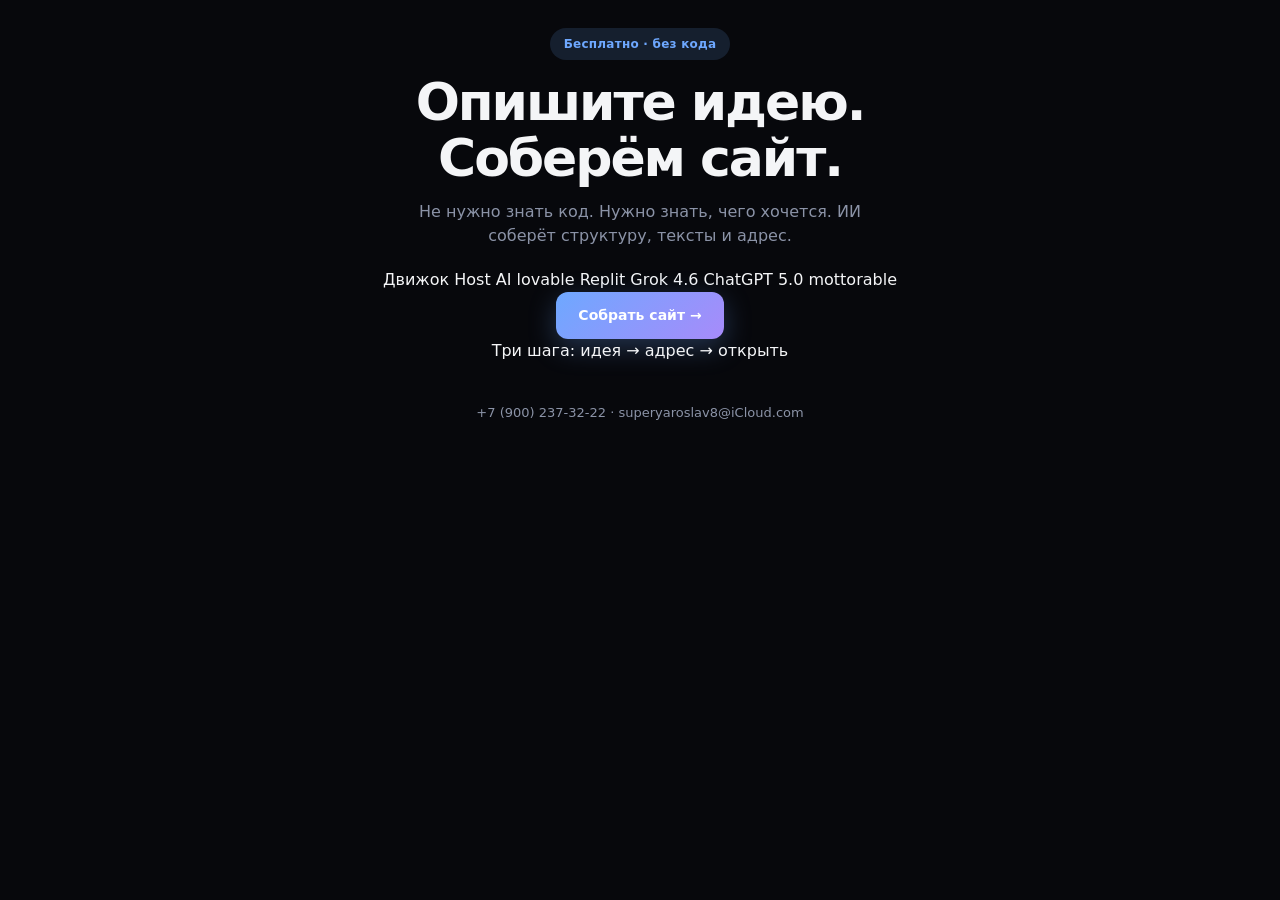
<file: index.html>
<!DOCTYPE html>
<html lang="ru">
<head>
  <meta charset="UTF-8">
  <meta name="viewport" content="width=device-width, initial-scale=1">
  <title>Ai-craft — сайт по описанию</title>
  <meta name="description" content="Опишите идею — Ai-craft соберёт сайт. Домены и ссылки бесплатно.">
  <link rel="stylesheet" href="css/app.css">
</head>
<body>
  <div class="wrap center home-hero">
    <p class="badge">Бесплатно · без кода</p>
    <h1>Опишите идею.<br><span class="grad">Соберём сайт.</span></h1>
    <p class="lead">Не нужно знать код. Нужно знать, чего хочется. ИИ соберёт структуру, тексты и адрес.</p>
    <div class="engine-bar">
      <span class="engine-label">Движок</span>
      <span class="pill">Host AI</span>
      <span class="pill">lovable</span>
      <span class="pill">Replit</span>
      <span class="pill">Grok 4.6</span>
      <span class="pill">ChatGPT 5.0</span>
      <span class="pill">mottorable</span>
    </div>
    <a class="btn" href="app.html">Собрать сайт →</a>
    <p class="hint">Три шага: идея → адрес → открыть</p>
    <footer class="foot">+7 (900) 237-32-22 · superyaroslav8@iCloud.com</footer>
  </div>
  <script>
    try { if (localStorage.getItem('ak_session')) location.replace('app.html#home'); } catch (e) {}
  </script>
</body>
</html>
</file>
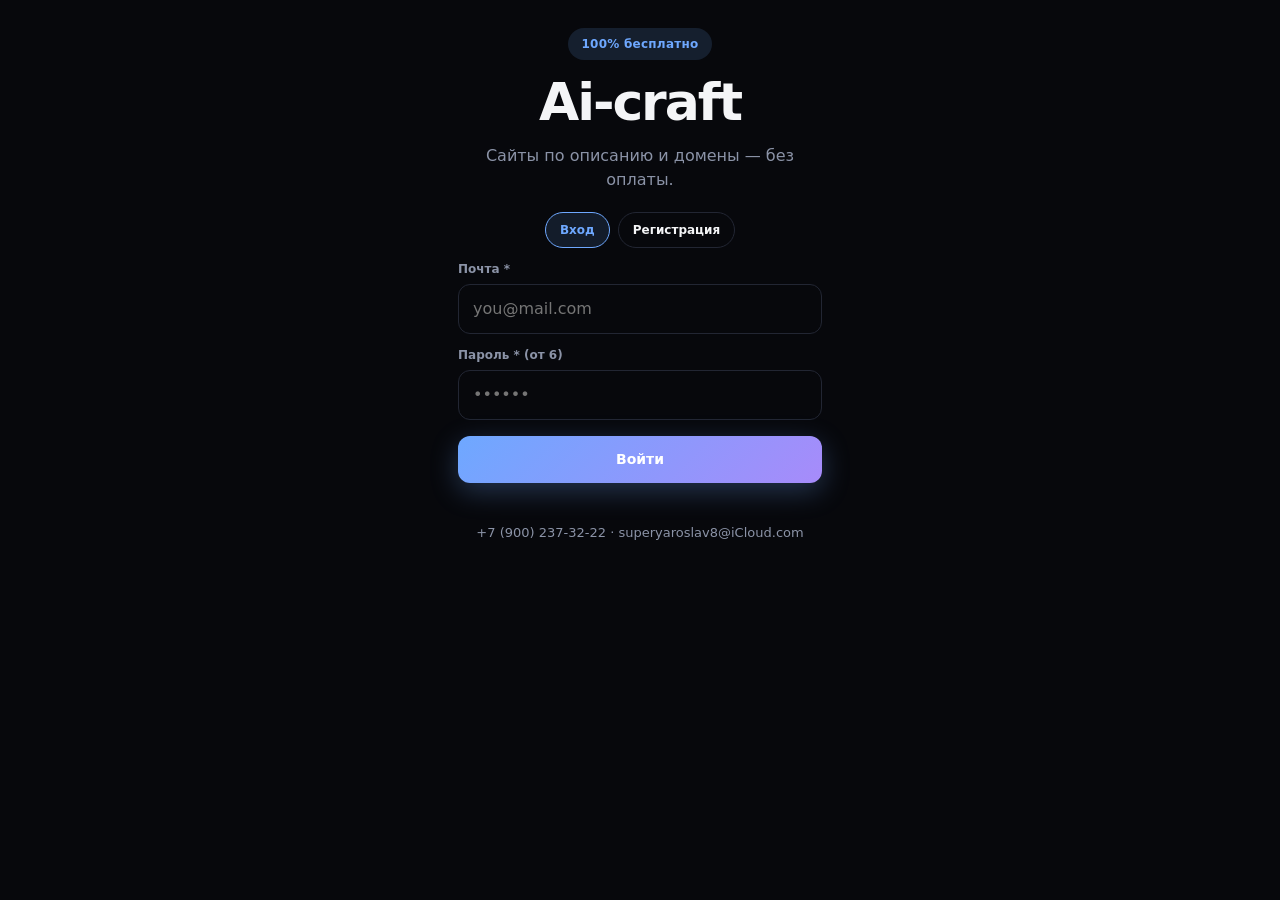
<file: app.html>
<!DOCTYPE html>
<html lang="ru">
<head>
<meta charset="UTF-8">
<meta name="viewport" content="width=device-width, initial-scale=1">
<title>Ai-craft</title>
<meta name="description" content="Создание сайтов по описанию и доменов — бесплатно.">
<link rel="stylesheet" href="css/app.css">
</head>
<body>
<div id="gate" class="wrap center" style="display:none;max-width:400px">
  <p class="badge">100% бесплатно</p>
  <h1>Ai-craft</h1>
  <p class="lead">Сайты по описанию и домены — без оплаты.</p>
  <div class="chips" style="justify-content:center;margin-bottom:12px">
    <span class="chip on" id="tabLogin">Вход</span>
    <span class="chip" id="tabReg">Регистрация</span>
  </div>
  <div style="text-align:left">
    <div id="regOnly" style="display:none">
      <label>Имя (по желанию)</label>
      <input id="name" maxlength="32" placeholder="Имя">
    </div>
    <label>Почта *</label>
    <input id="email" type="email" placeholder="you@mail.com" autocomplete="email">
    <label>Пароль * (от 6)</label>
    <input id="password" type="password" placeholder="••••••" autocomplete="current-password">
    <p id="authErr" style="color:#f87171;font-size:13px;margin-top:8px;display:none"></p>
    <button class="btn" id="authBtn" type="button" style="width:100%;margin-top:16px">Войти</button>
  </div>
  <footer class="foot">+7 (900) 237-32-22 · superyaroslav8@iCloud.com</footer>
</div>

<div class="app" id="shell" style="display:none">
  <aside class="side">
    <div class="brand">Ai-craft</div>
    <p class="tag">Бесплатно</p>
    <nav>
      <a href="#home" data-page="home">Главная</a>
      <a href="#create" data-page="create">Создать сайт</a>
      <a href="#domains" data-page="domains">Домены</a>
      <a href="#settings" data-page="settings">Настройки</a>
    </nav>
    <div class="user"><strong id="who">—</strong><br><a href="#" id="logoutSide">Выйти</a></div>
  </aside>
  <main class="main">

    <section class="page" id="page-home">
      <h2>Главная</h2>
      <p class="sub">Ваши сайты и домены. Всё бесплатно.</p>
      <div style="display:flex;gap:12px;flex-wrap:wrap;margin-bottom:16px">
        <div class="card" style="flex:1;min-width:100px"><div class="meta">Сайты</div><strong id="statSites">0</strong></div>
        <div class="card" style="flex:1;min-width:100px"><div class="meta">Домены</div><strong id="statDomains">0</strong></div>
      </div>
      <a class="btn" href="#create">+ Создать сайт</a>
      <h3 style="margin:22px 0 10px;font-size:15px">Сайты</h3>
      <div id="siteList"></div>
      <h3 style="margin:22px 0 10px;font-size:15px">Домены</h3>
      <div id="domainListHome"></div>
    </section>

    <section class="page" id="page-create">
      <p class="badge">Новый проект</p>
      <h2>Опишите идею</h2>
      <p class="sub">Не нужно знать код. Нужно знать, чего хочется.</p>

      <label>Движок</label>
      <div class="chips" id="engineChips"></div>

      <label>Название сайта <span style="font-weight:500;color:var(--muted)">(необязательно — если пусто, возьмём из описания)</span></label>
      <input id="siteTitle" placeholder="Например: Пауза" maxlength="48">

      <label>Описание сайта</label>
      <textarea id="idea" placeholder="Сайт небольшой кофейни. Много воздуха, тёплый свет и ощущение паузы. Меню, о нас, контакты."></textarea>

      <button class="btn" id="btnBuild" type="button" style="margin-top:14px">Собрать сайт →</button>

      <div id="afterBuild" style="display:none;margin-top:28px">
        <div class="grid">
          <div>
            <p class="badge">Адрес</p>
            <label>Поддомен</label>
            <input id="sub" placeholder="pauza" style="margin-bottom:8px">
            <label>Зона</label>
            <select id="tld">
              <option value="ai_craft.ru">.ai_craft.ru</option>
              <option value="ai_craft.com">.ai_craft.com</option>
              <option value="ai_craft.dev">.ai_craft.dev</option>
            </select>
            <button class="btn" id="btnSave" type="button" style="margin-top:14px;width:100%">Сохранить сайт</button>
          </div>
          <div>
            <div class="preview-head">Предпросмотр</div>
            <div class="preview"><iframe id="preview" title="preview"></iframe></div>
          </div>
        </div>
      </div>
    </section>

    <section class="page" id="page-domains">
      <h2>Домены</h2>
      <p class="sub">Имя + окончание → домен. Потом можно привязать к любому сайту.</p>

      <div class="card">
        <label>Имя</label>
        <input id="domainName" placeholder="pauza" autocomplete="off">
        <label>Окончание</label>
        <select id="domainTld">
          <option value=".ru">.ru</option>
          <option value=".com">.com</option>
          <option value=".dev">.dev</option>
          <option value=".ai_craft.ru">.ai_craft.ru</option>
          <option value=".ai_craft.com">.ai_craft.com</option>
          <option value=".ai_craft.dev">.ai_craft.dev</option>
        </select>
        <button class="btn" id="btnDomainCreate" type="button" style="margin-top:14px">Создать домен</button>
        <div id="domainResult" class="sub" style="margin-top:12px"></div>
      </div>

      <div class="card" id="bindBox" style="display:none">
        <h3 style="margin-bottom:8px">Привязать к сайту</h3>
        <p class="sub" id="bindDomainLabel" style="margin-bottom:8px"></p>
        <label>URL сайта (куда открывать)</label>
        <input id="domainTarget" placeholder="https://example.com">
        <button class="btn" id="btnDomainBind" type="button" style="margin-top:12px">Привязать</button>
      </div>

      <h3 style="margin:18px 0 10px;font-size:15px">Мои домены</h3>
      <div id="savedDomains"></div>
    </section>

    <section class="page" id="page-settings">
      <h2>Настройки</h2>
      <div class="row">
        <div><strong>Тема</strong></div>
        <div class="chips" id="theme">
          <span class="chip" data-v="dark">Тёмная</span>
          <span class="chip" data-v="light">Светлая</span>
        </div>
      </div>
      <div class="row" style="flex-direction:column;align-items:stretch">
        <strong>Цвет</strong>
        <div class="chips" id="accent" style="margin-top:10px">
          <span class="chip color-chip" data-v="#6ea8ff" style="background:#6ea8ff"></span>
          <span class="chip color-chip" data-v="#3b82f6" style="background:#3b82f6"></span>
          <span class="chip color-chip" data-v="#a78bfa" style="background:#a78bfa"></span>
          <span class="chip color-chip" data-v="#ec4899" style="background:#ec4899"></span>
          <span class="chip color-chip" data-v="#f97316" style="background:#f97316"></span>
          <span class="chip color-chip" data-v="#22c55e" style="background:#22c55e"></span>
          <span class="chip color-chip" data-v="#14b8a6" style="background:#14b8a6"></span>
        </div>
      </div>
      <div class="row" style="flex-direction:column;align-items:stretch">
        <strong>Движок по умолчанию</strong>
        <select id="defaultEngine" style="margin-top:8px"></select>
      </div>
      <div class="card">
        <h3>Аккаунт</h3>
        <p class="sub" id="accInfo" style="margin-top:8px">—</p>
        <button class="btn secondary" id="btnLogout" type="button" style="margin-top:10px">Выйти</button>
        <button class="btn secondary" id="btnDeleteAcc" type="button" style="margin-top:8px;color:#f87171;border-color:#f87171">Удалить данные</button>
      </div>
      <p class="sub" style="margin-top:16px">+7 (900) 237-32-22 · superyaroslav8@iCloud.com</p>
    </section>
  </main>
</div>
<nav class="mob">
  <a href="#home" data-page="home">Главная</a>
  <a href="#create" data-page="create">Сайт</a>
  <a href="#domains" data-page="domains">Домены</a>
  <a href="#settings" data-page="settings">Ещё</a>
</nav>
<script src="js/app.js"></script>
<script src="js/ui.js"></script>
</body>
</html>
</file>
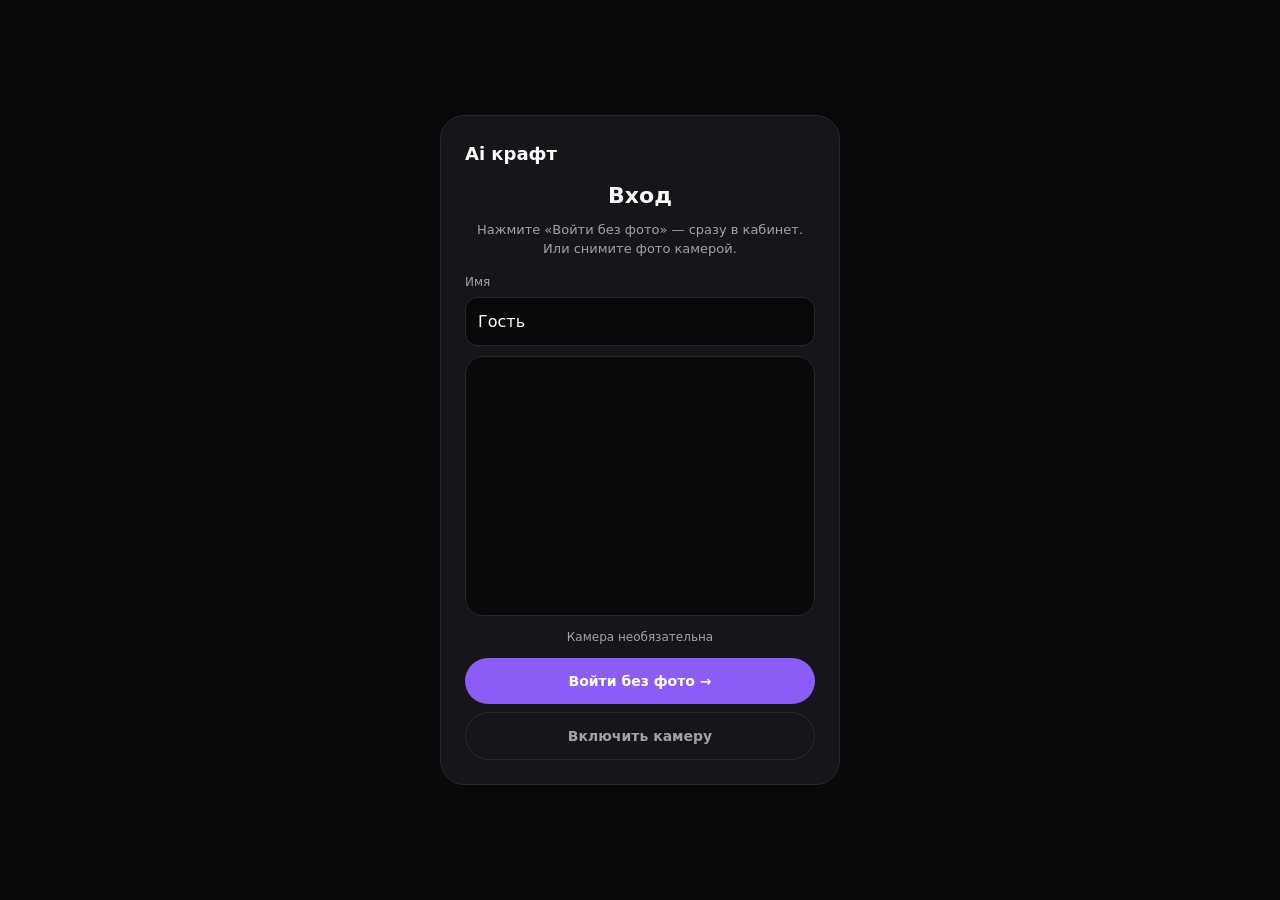
<file: pages/auth.html>
<!DOCTYPE html>
<html lang="ru">
<head>
  <meta charset="UTF-8">
  <meta name="viewport" content="width=device-width, initial-scale=1">
  <title>Вход — Ai крафт</title>
  <link rel="stylesheet" href="../css/style.css?v=3">
  <style>
    .auth-wrap{min-height:100vh;display:grid;place-items:center;padding:20px;background:#09090b;color:#fafafa;font-family:system-ui,sans-serif}
    .auth-box{width:100%;max-width:400px;background:#16161a;border:1px solid #27272f;border-radius:24px;padding:24px;text-align:center}
    .auth-box h1{font-size:22px;margin:10px 0 6px}
    .auth-box .sub{color:#a1a1aa;font-size:13px;margin-bottom:14px;line-height:1.5}
    .cam-frame{width:100%;aspect-ratio:1;max-height:260px;border-radius:18px;overflow:hidden;background:#0a0a0a;margin:0 auto 12px;border:1px solid #27272f}
    .cam-frame video,.cam-frame img{width:100%;height:100%;object-fit:cover;display:block}
    .cam-frame img{display:none}
    .cam-frame.shot video{display:none}
    .cam-frame.shot img{display:block}
    .name-row{text-align:left;margin-bottom:10px}
    .name-row label{display:block;font-size:12px;color:#a1a1aa;margin-bottom:5px}
    .name-row input{width:100%;padding:11px 12px;border-radius:12px;border:1px solid #27272f;background:#09090b;color:#fafafa;box-sizing:border-box}
    .hint{font-size:12px;color:#a1a1aa;margin:0 0 10px}
    .err{display:none;color:#f87171;font-size:13px;margin-bottom:8px}
    .err.show{display:block}
    .actions{display:flex;flex-direction:column;gap:8px}
    .btn{padding:12px 16px;border-radius:999px;border:0;font-weight:600;font-size:14px;cursor:pointer;font-family:inherit}
    .btn-main{background:#8b5cf6;color:#fff}
    .btn-main:disabled{opacity:.5;cursor:not-allowed}
    .btn-sec{background:transparent;color:#a1a1aa;border:1px solid #27272f}
    .logo{font-weight:700;font-size:18px;color:#fafafa;text-decoration:none}
  </style>
</head>
<body>
  <div class="auth-wrap">
    <div class="auth-box">
      <a href="../index.html?v=3" class="logo">Ai крафт</a>
      <h1>Вход</h1>
      <p class="sub">Нажмите «Войти без фото» — сразу в кабинет. Или снимите фото камерой.</p>
      <div class="name-row"><label>Имя</label><input id="name" placeholder="Как к вам обращаться" maxlength="32" value="Гость"></div>
      <div class="cam-frame" id="frame">
        <video id="video" autoplay playsinline muted></video>
        <canvas id="canvas" style="display:none"></canvas>
        <img id="preview" alt="">
      </div>
      <p class="hint" id="hint">Камера необязательна</p>
      <p class="err" id="err"></p>
      <div class="actions">
        <button type="button" class="btn btn-main" id="btnGuest">Войти без фото →</button>
        <button type="button" class="btn btn-sec" id="btnCam">Включить камеру</button>
        <button type="button" class="btn btn-main" id="btnReady" style="display:none" disabled>Снять и войти</button>
      </div>
    </div>
  </div>
  <script>
  (function () {
    function enter(name, photo) {
      name = (name || 'Гость').trim().slice(0, 32) || 'Гость';
      var key = 'photo_' + name.toLowerCase().replace(/\s+/g, '_').replace(/[^a-z0-9_]/gi, '');
      if (!key || key === 'photo_') key = 'u_' + Date.now();
      try {
        var users = {};
        try { users = JSON.parse(localStorage.getItem('aicraft_users') || '{}'); } catch (e) {}
        if (!users[key]) users[key] = { photoAuth: true, sites: [], name: name, photo: photo || null };
        else { users[key].name = name; if (photo) users[key].photo = photo; }
        localStorage.setItem('aicraft_users', JSON.stringify(users));
        localStorage.setItem('aicraft_session', JSON.stringify({ login: key, name: name, photoAuth: true }));
        if (photo) localStorage.setItem('aicraft_identity', JSON.stringify({ name: name, photo: photo, at: Date.now() }));
      } catch (e) {
        alert('Не удалось сохранить сессию. Разрешите localStorage.');
        return;
      }
      location.href = 'dashboard.html?v=3';
    }

    var video = document.getElementById('video');
    var canvas = document.getElementById('canvas');
    var preview = document.getElementById('preview');
    var frame = document.getElementById('frame');
    var stream = null;
    var photoData = null;

    document.getElementById('btnGuest').onclick = function () {
      enter(document.getElementById('name').value, null);
    };

    document.getElementById('btnCam').onclick = async function () {
      var err = document.getElementById('err');
      err.classList.remove('show');
      try {
        if (!navigator.mediaDevices || !navigator.mediaDevices.getUserMedia) throw new Error('no');
        stream = await navigator.mediaDevices.getUserMedia({ video: { facingMode: 'user' }, audio: false });
        video.srcObject = stream;
        await video.play().catch(function () {});
        document.getElementById('hint').textContent = 'Смотрите в камеру и нажмите «Снять и войти»';
        document.getElementById('btnReady').style.display = 'block';
        document.getElementById('btnReady').disabled = false;
        document.getElementById('btnCam').style.display = 'none';
      } catch (e) {
        err.textContent = 'Камера недоступна. Используйте «Войти без фото».';
        err.classList.add('show');
      }
    };

    document.getElementById('btnReady').onclick = function () {
      if (!stream) return;
      var w = video.videoWidth || 480, h = video.videoHeight || 480;
      canvas.width = w; canvas.height = h;
      canvas.getContext('2d').drawImage(video, 0, 0, w, h);
      photoData = canvas.toDataURL('image/jpeg', 0.8);
      preview.src = photoData;
      frame.classList.add('shot');
      if (stream) stream.getTracks().forEach(function (t) { t.stop(); });
      stream = null;
      enter(document.getElementById('name').value, photoData);
    };

    // already logged in?
    try {
      if (JSON.parse(localStorage.getItem('aicraft_session') || 'null')) {
        location.href = 'dashboard.html?v=3';
      }
    } catch (e) {}
  })();
  </script>
</body>
</html>
</file>
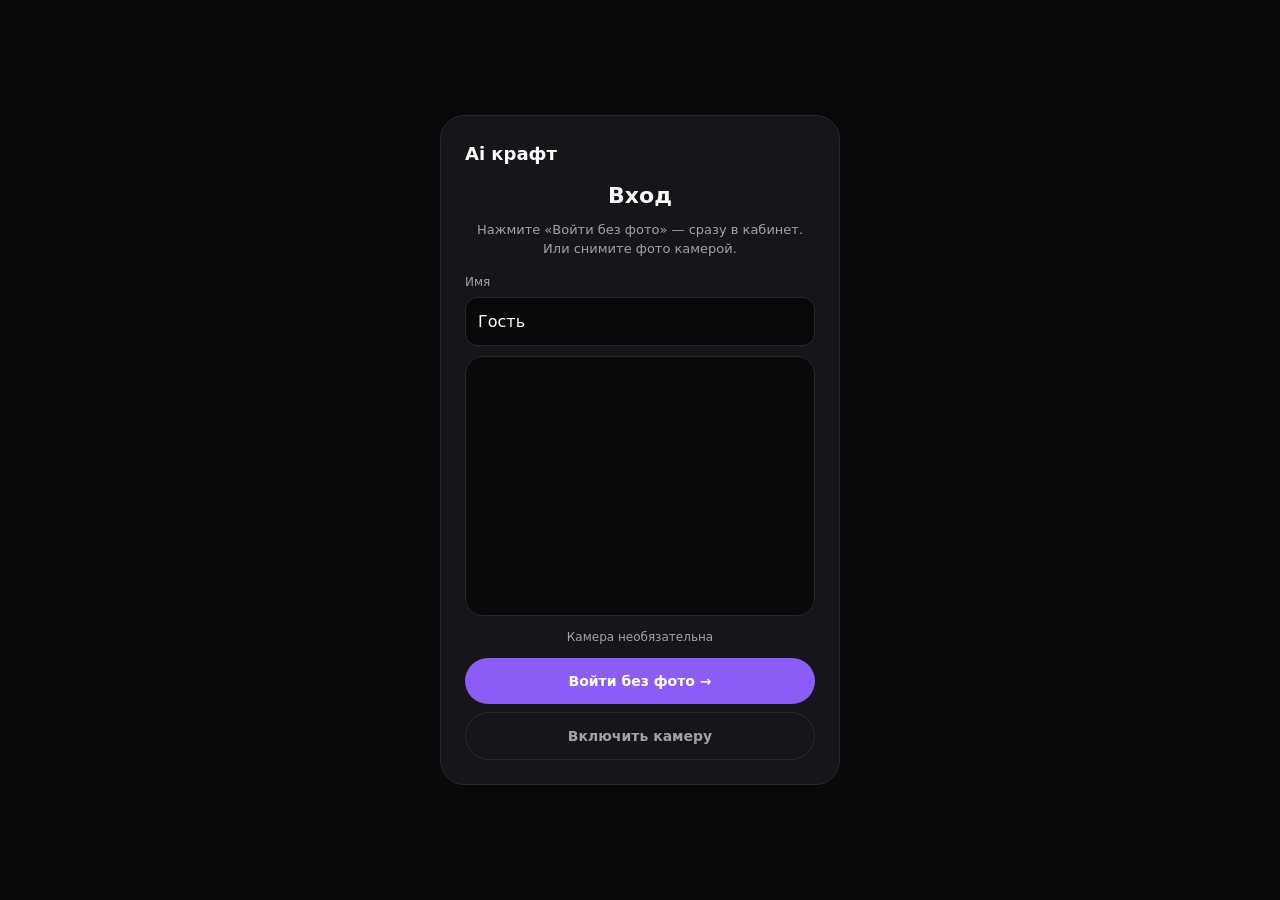
<file: pages/create.html>
<!DOCTYPE html>
<html lang="ru">
<head>
  <meta charset="UTF-8">
  <meta name="viewport" content="width=device-width, initial-scale=1">
  <title>Собрать сайт — Ai крафт</title>
  <link rel="stylesheet" href="../css/style.css">
  <style>
    .ai-grid{display:grid;grid-template-columns:1fr 1.1fr;gap:20px;min-height:calc(100vh - 100px)}
    @media(max-width:960px){.ai-grid{grid-template-columns:1fr}}
    .ai-panel{background:var(--surface);border:1px solid var(--border);border-radius:20px;padding:24px;display:flex;flex-direction:column}
    .ai-panel h1{font-size:22px;margin-bottom:6px}
    .lead{color:var(--text-muted);font-size:14px;margin-bottom:16px}
    .ai-steps{display:flex;gap:8px;margin-bottom:16px;flex-wrap:wrap}
    .ai-step{padding:6px 12px;border-radius:999px;font-size:12px;border:1px solid var(--border);color:var(--text-muted)}
    .ai-step.on{background:var(--accent-soft);border-color:var(--accent);color:var(--accent);font-weight:600}
    .ai-compose textarea,.ai-panel textarea{min-height:100px;border-radius:14px;border:1px solid var(--border);background:var(--bg);color:var(--text);padding:14px;width:100%;resize:vertical;outline:none;margin-bottom:10px}
    .domain-box{margin-top:12px;padding:14px;border-radius:14px;background:var(--bg);border:1px solid var(--border)}
    .domain-mode{display:flex;gap:8px;margin-bottom:10px;flex-wrap:wrap}
    .addr-row{display:flex;gap:8px;flex-wrap:wrap}
    .addr-row input,.addr-row select{flex:1;min-width:110px;padding:10px 12px;border-radius:10px;border:1px solid var(--border);background:var(--surface);color:var(--text)}
    .preview-shell{background:var(--surface);border:1px solid var(--border);border-radius:20px;overflow:hidden;display:flex;flex-direction:column;min-height:460px}
    .preview-top{display:flex;align-items:center;gap:10px;padding:10px 14px;background:var(--surface-2);border-bottom:1px solid var(--border);font-size:12px;color:var(--text-muted)}
    .preview-shell iframe{flex:1;border:0;width:100%;min-height:400px;background:#fff}
  </style>
</head>
<body>
<div class="app">
  <aside class="sidebar">
    <a href="../index.html" class="logo">Ai крафт</a>
    <nav class="side-nav">
      <a href="dashboard.html">Мои сайты</a>
      <a href="create.html" class="active">Собрать сайт</a>
      <a href="neuro.html">Нейро</a>
      <a href="media.html">Медиа</a>
      <a href="links.html">Ссылки</a>
      <a href="settings.html">Настройки</a>
    </nav>
    <div class="side-user"><strong id="userLogin">—</strong><a href="#" id="logout">Выйти</a></div>
  </aside>
  <main class="main">
    <div class="ai-grid">
      <div class="ai-panel">
        <div class="ai-steps">
          <span class="ai-step on" id="s1">1. Идея</span>
          <span class="ai-step" id="s2">2. Адрес</span>
          <span class="ai-step" id="s3">3. Готово</span>
        </div>
        <h1>Опишите сайт</h1>
        <p class="lead">Обычными словами. Разделы подстроятся под текст.</p>
        <textarea id="idea" placeholder="Сайт кофейни: тёплый свет, меню, о нас, контакты."></textarea>
        <button type="button" class="btn-primary" id="btnBuild">Собрать по описанию</button>
        <div class="domain-box" id="domainBox" hidden>
          <label style="font-size:12px;color:var(--text-muted);display:block;margin-bottom:8px">Адрес</label>
          <div class="domain-mode">
            <button type="button" class="chip active" data-mode="sub">Поддомен</button>
            <button type="button" class="chip" data-mode="custom">Свой домен</button>
          </div>
          <div id="subFields" class="addr-row">
            <input id="sub" placeholder="pauza">
            <select id="tld">
              <option value="ai_craft.ru">.ai_craft.ru</option>
              <option value="ai_craft.com">.ai_craft.com</option>
              <option value="ai_craft.dev">.ai_craft.dev</option>
            </select>
          </div>
          <div id="customFields" class="addr-row" hidden>
            <input id="customDomain" placeholder="мой-сайт.ru" style="flex:1">
          </div>
          <button type="button" class="btn-primary btn-block" id="btnPublish" style="margin-top:12px">Сохранить сайт</button>
        </div>
      </div>
      <div class="preview-shell">
        <div class="preview-top">
          <span class="dot r"></span><span class="dot y"></span><span class="dot g"></span>
          <span id="prevUrl">предпросмотр</span>
        </div>
        <iframe id="preview" title="Превью"></iframe>
      </div>
    </div>
  </main>
</div>
<nav class="mobile-nav">
  <a href="dashboard.html">Сайты</a>
  <a href="create.html" class="active">Собрать</a>
  <a href="neuro.html">Нейро</a>
  <a href="settings.html">Ещё</a>
</nav>
<script src="../js/core.js" defer></script>
<script>
document.addEventListener('DOMContentLoaded', () => {
  const session = AC.requireAuth('auth.html');
  if (!session) return;
  AC.applyTheme();
  document.getElementById('userLogin').textContent = session.name || session.login;
  document.getElementById('logout').onclick = e => { e.preventDefault(); AC.clearSession(); location.href = 'auth.html'; };
  let mode = 'sub', built = null;
  function setStep(n) { [1,2,3].forEach(i => document.getElementById('s'+i).classList.toggle('on', i <= n)); }
  document.querySelectorAll('.domain-mode .chip').forEach(c => c.onclick = () => {
    mode = c.dataset.mode;
    document.querySelectorAll('.domain-mode .chip').forEach(x => x.classList.toggle('active', x === c));
    document.getElementById('subFields').hidden = mode !== 'sub';
    document.getElementById('customFields').hidden = mode !== 'custom';
    updateUrl();
  });
  function updateUrl() {
    if (mode === 'custom') document.getElementById('prevUrl').textContent = document.getElementById('customDomain').value.trim() || 'ваш-домен.ru';
    else document.getElementById('prevUrl').textContent = (document.getElementById('sub').value.trim() || 'project') + '.' + document.getElementById('tld').value;
  }
  document.getElementById('sub').oninput = updateUrl;
  document.getElementById('tld').onchange = updateUrl;
  document.getElementById('customDomain').oninput = updateUrl;
  function showPreview(html, css) {
    let doc = html;
    if (doc.includes('</head>')) doc = doc.replace('</head>', '<style>' + css + '</style></head>');
    else doc = '<style>' + css + '</style>' + doc;
    doc = doc.replace(/<script[^>]*script\.js[^>]*><\/script>/gi, '');
    document.getElementById('preview').srcdoc = doc;
  }
  document.getElementById('btnBuild').onclick = () => {
    const idea = document.getElementById('idea').value.trim();
    if (idea.length < 8) { AC.toast('Опишите подробнее'); return; }
    const btn = document.getElementById('btnBuild');
    btn.disabled = true; btn.textContent = 'Собираем…';
    setTimeout(() => {
      const parsed = AC.parseIdea(idea);
      const html = AC.generateSiteHTML(idea, parsed.title);
      const css = AC.generateSiteCSS(parsed.tone);
      built = { description: idea, name: parsed.title, html, css, js: '', tone: parsed.tone };
      showPreview(html, css);
      document.getElementById('domainBox').hidden = false;
      setStep(2);
      if (!document.getElementById('sub').value) {
        const slug = (parsed.title.toLowerCase().replace(/[^a-z0-9а-яё]+/gi, '-').replace(/^-|-$/g, '').slice(0, 20)) || 'site';
        document.getElementById('sub').value = slug.replace(/[^a-z0-9-]/g, '') || 'site';
      }
      updateUrl();
      btn.disabled = false; btn.textContent = 'Собрать снова';
      AC.toast('Собрано');
    }, 300);
  };
  document.getElementById('btnPublish').onclick = () => {
    if (!built) { AC.toast('Сначала соберите сайт'); return; }
    let subdomain, domain, customDomain = '';
    if (mode === 'custom') {
      customDomain = document.getElementById('customDomain').value.trim().toLowerCase().replace(/^https?:\/\//, '').replace(/\/$/, '');
      if (!customDomain.includes('.')) { AC.toast('Укажите домен, например shop.ru'); return; }
      subdomain = customDomain.split('.')[0]; domain = customDomain;
    } else {
      subdomain = document.getElementById('sub').value.trim().toLowerCase().replace(/[^a-z0-9-]/g, '');
      domain = document.getElementById('tld').value;
      if (subdomain.length < 2) { AC.toast('Укажите поддомен'); return; }
    }
    AC.createSite(session.login, {
      name: built.name, subdomain, domain,
      customDomain: mode === 'custom' ? customDomain : '',
      description: built.description,
      files: { 'index.html': built.html, 'style.css': built.css, 'script.js': built.js },
      published: true
    });
    setStep(3); AC.toast('Сайт сохранён');
    setTimeout(() => location.href = 'dashboard.html', 600);
  };
  showPreview(AC.generateSiteHTML('Здесь появится сайт по описанию.', 'Ai крафт'), AC.generateSiteCSS('neutral'));
});
</script>
</body>
</html>
</file>
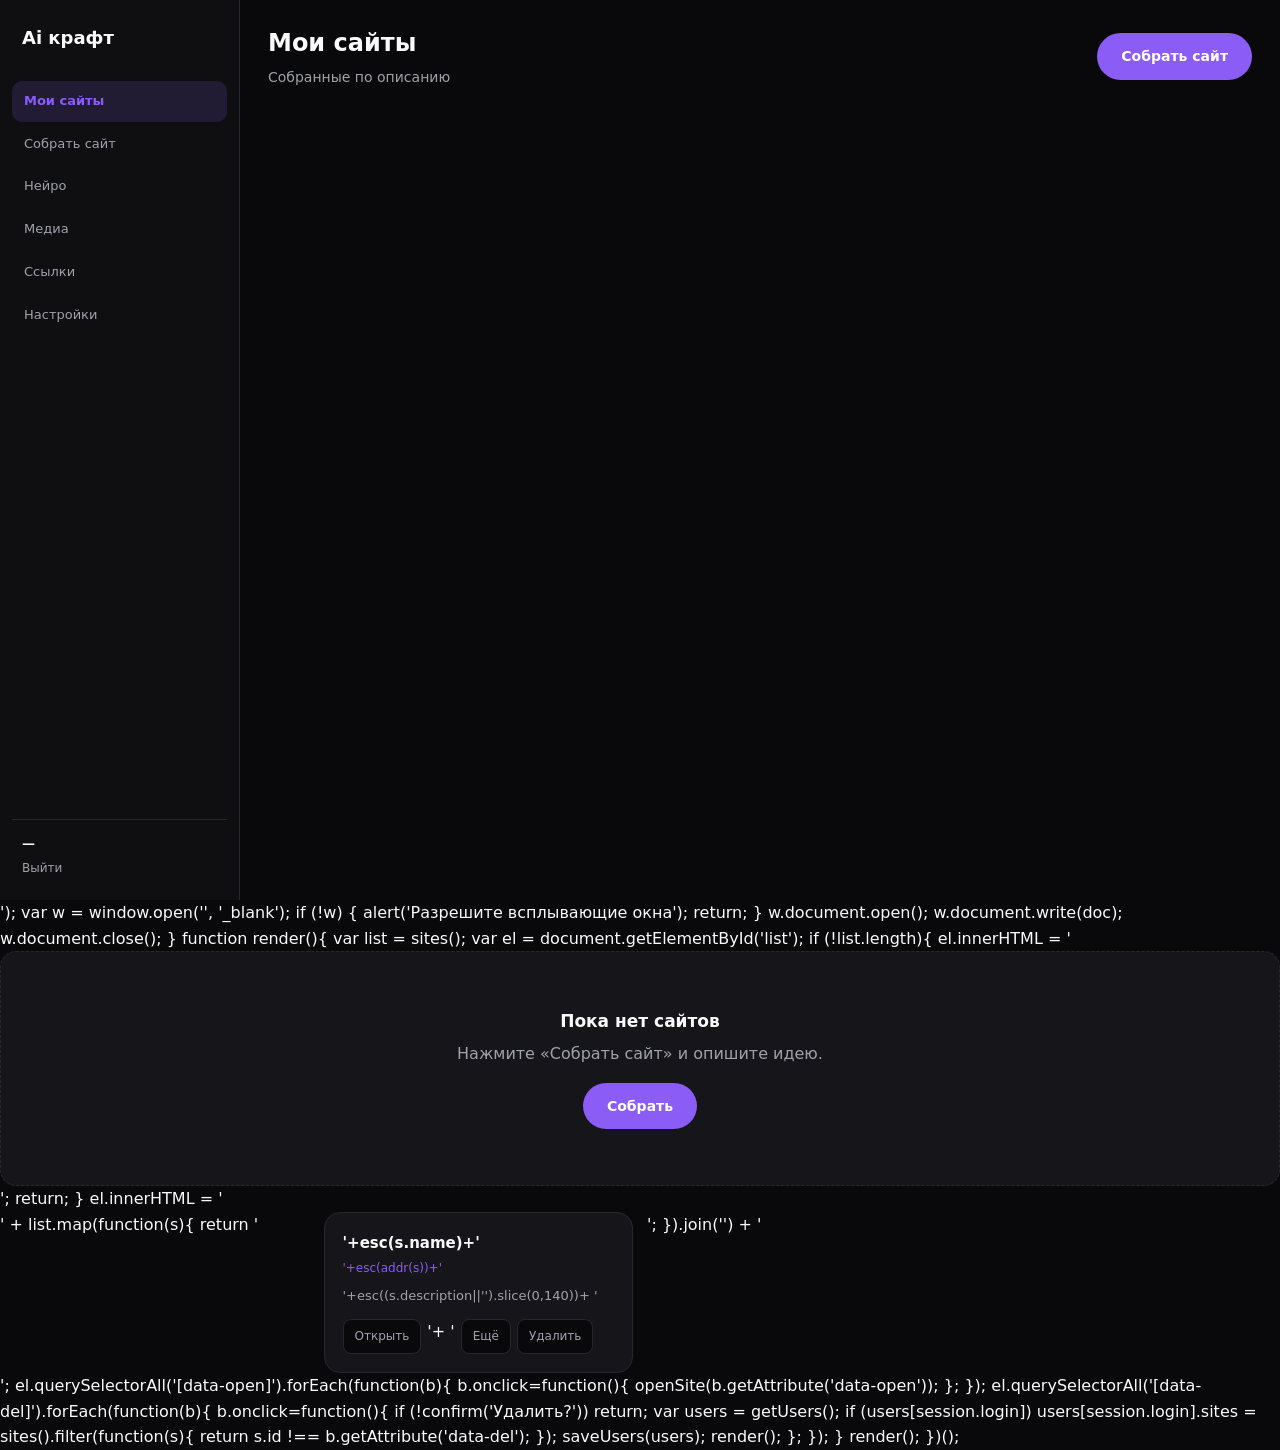
<file: pages/dashboard.html>
<!DOCTYPE html>
<html lang="ru">
<head>
  <meta charset="UTF-8">
  <meta name="viewport" content="width=device-width, initial-scale=1">
  <title>Мои сайты — Ai крафт</title>
  <link rel="stylesheet" href="../css/style.css?v=3">
</head>
<body>
<div class="app" id="app">
  <aside class="sidebar">
    <a href="../index.html?v=3" class="logo">Ai крафт</a>
    <nav class="side-nav">
      <a href="dashboard.html?v=3" class="active">Мои сайты</a>
      <a href="create.html?v=3">Собрать сайт</a>
      <a href="neuro.html?v=3">Нейро</a>
      <a href="media.html?v=3">Медиа</a>
      <a href="links.html?v=3">Ссылки</a>
      <a href="settings.html?v=3">Настройки</a>
    </nav>
    <div class="side-user">
      <strong id="userLogin">—</strong>
      <a href="#" id="logout">Выйти</a>
    </div>
  </aside>
  <main class="main">
    <div class="page-head">
      <div>
        <h1>Мои сайты</h1>
        <p style="color:var(--text-muted);font-size:14px;margin-top:4px">Собранные по описанию</p>
      </div>
      <a class="btn-primary" href="create.html?v=3">Собрать сайт</a>
    </div>
    <div id="list"></div>
  </main>
</div>
<nav class="mobile-nav">
  <a href="dashboard.html?v=3" class="active">Сайты</a>
  <a href="create.html?v=3">Собрать</a>
  <a href="neuro.html?v=3">Нейро</a>
  <a href="settings.html?v=3">Ещё</a>
</nav>
<script src="../js/core.js?v=3"></script>
<script>
(function(){
  function getSession(){
    try { return JSON.parse(localStorage.getItem('aicraft_session')||'null'); } catch(e){ return null; }
  }
  function getUsers(){
    try { return JSON.parse(localStorage.getItem('aicraft_users')||'{}'); } catch(e){ return {}; }
  }
  function saveUsers(u){ localStorage.setItem('aicraft_users', JSON.stringify(u)); }

  var session = getSession();
  if (!session) { location.href = 'auth.html?v=3'; return; }

  document.getElementById('userLogin').textContent = session.name || session.login;
  document.getElementById('logout').onclick = function(e){
    e.preventDefault();
    localStorage.removeItem('aicraft_session');
    location.href = 'auth.html?v=3';
  };

  if (typeof AC !== 'undefined') AC.applyTheme();

  function sites(){
    var u = getUsers()[session.login];
    return (u && u.sites) ? u.sites : [];
  }
  function addr(s){
    if (s.customDomain) return s.customDomain;
    return (s.subdomain||'site') + '.' + (s.domain||'ai_craft.ru');
  }
  function esc(t){
    var d=document.createElement('div'); d.textContent=t||''; return d.innerHTML;
  }
  function openSite(id){
    var site = sites().find(function(x){ return x.id===id; });
    if (!site || !site.files || !site.files['index.html']) { alert('Нет содержимого'); return; }
    var doc = site.files['index.html'];
    var css = site.files['style.css']||'';
    var js = site.files['script.js']||'';
    if (doc.indexOf('</head>')!==-1) doc = doc.replace('</head>', '<style>'+css+'</style></head>');
    else doc = '<style>'+css+'</style>'+doc;
    doc = doc.replace(/<script\s+src=["']script\.js["']\s*><\/script>/i, '<script>'+js+'</script>');
    var w = window.open('', '_blank');
    if (!w) { alert('Разрешите всплывающие окна'); return; }
    w.document.open(); w.document.write(doc); w.document.close();
  }
  function render(){
    var list = sites();
    var el = document.getElementById('list');
    if (!list.length){
      el.innerHTML = '<div class="empty"><h3>Пока нет сайтов</h3><p>Нажмите «Собрать сайт» и опишите идею.</p><a class="btn-primary" href="create.html?v=3" style="margin-top:16px">Собрать</a></div>';
      return;
    }
    el.innerHTML = '<div class="grid-cards">' + list.map(function(s){
      return '<div class="card"><h3>'+esc(s.name)+'</h3><div class="meta">'+esc(addr(s))+'</div><p>'+esc((s.description||'').slice(0,140))+
        '</p><div class="card-actions"><button type="button" data-open="'+s.id+'">Открыть</button> '+
        '<a href="create.html?v=3">Ещё</a> <button type="button" data-del="'+s.id+'">Удалить</button></div></div>';
    }).join('') + '</div>';
    el.querySelectorAll('[data-open]').forEach(function(b){ b.onclick=function(){ openSite(b.getAttribute('data-open')); }; });
    el.querySelectorAll('[data-del]').forEach(function(b){ b.onclick=function(){
      if (!confirm('Удалить?')) return;
      var users = getUsers();
      if (users[session.login]) users[session.login].sites = sites().filter(function(s){ return s.id !== b.getAttribute('data-del'); });
      saveUsers(users);
      render();
    }; });
  }
  render();
})();
</script>
</body>
</html>
</file>
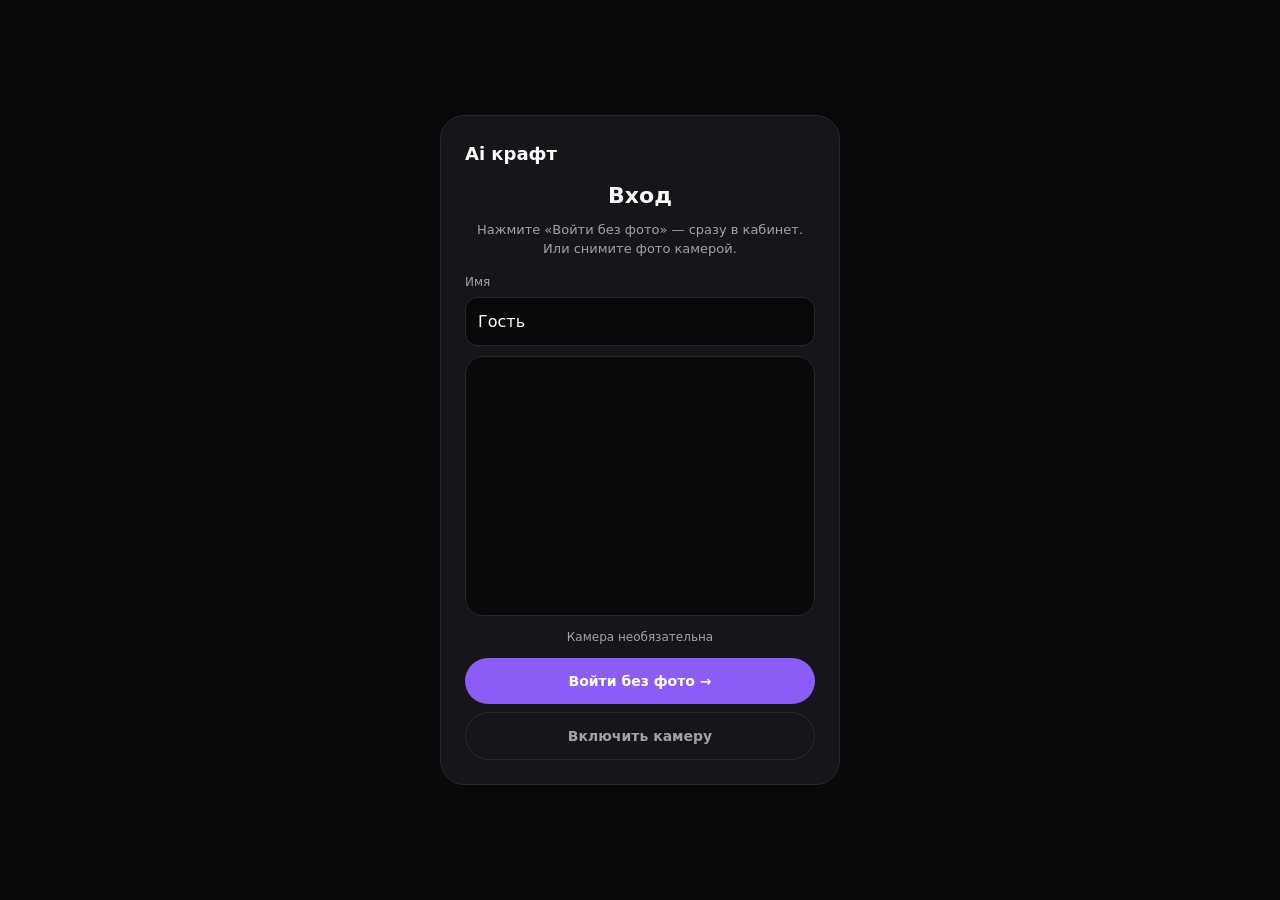
<file: pages/editor.html>
<!DOCTYPE html>
<html lang="ru">
<head>
  <meta charset="UTF-8">
  <meta name="viewport" content="width=device-width, initial-scale=1">
  <title>Редактор — Ai крафт</title>
  <link rel="stylesheet" href="../css/style.css">
  <link href="https://fonts.googleapis.com/css2?family=Inter:wght@400;500;600;700&family=JetBrains+Mono:wght@400;500&display=swap" rel="stylesheet">
  <style>
    body{overflow:hidden}
    .ide{display:flex;flex-direction:column;height:100vh;background:#0d0d0f;color:#e8e8ed}
    [data-theme="light"] .ide{background:#f5f5f7;color:#1a1a1e}
    .ide-bar{height:48px;display:flex;align-items:center;gap:12px;padding:0 14px;border-bottom:1px solid #2a2a30;background:#121215;flex-shrink:0}
    [data-theme="light"] .ide-bar{background:#fff;border-color:#e4e4e8}
    .ide-bar .brand{font-weight:700;font-size:14px;margin-right:8px;color:inherit;text-decoration:none}
    .ide-bar select{background:#1a1a1f;border:1px solid #333;color:inherit;border-radius:8px;padding:6px 10px;font-size:13px;max-width:220px}
    [data-theme="light"] .ide-bar select{background:#fff;border-color:#ddd}
    .ide-bar .spacer{flex:1}
    .ide-bar .btn{padding:7px 12px;border-radius:8px;font-size:12px;font-weight:600;border:1px solid #333;background:#1a1a1f;color:#ccc;text-decoration:none}
    .ide-bar .btn:hover{background:#25252c;color:#fff}
    .ide-bar .btn-main{background:var(--accent,#8b5cf6);border-color:transparent;color:#fff}
    .ide-body{display:flex;flex:1;min-height:0}
    .ide-files{width:200px;border-right:1px solid #2a2a30;background:#121215;display:flex;flex-direction:column;flex-shrink:0}
    [data-theme="light"] .ide-files{background:#fafafa;border-color:#e4e4e8}
    .ide-files-head{padding:10px 12px;font-size:11px;text-transform:uppercase;letter-spacing:.06em;color:#888;display:flex;justify-content:space-between;align-items:center}
    .ide-files-head button{font-size:11px;color:var(--accent,#8b5cf6);font-weight:600}
    .ide-files-list{flex:1;overflow:auto;padding:4px 6px}
    .ide-file{display:block;width:100%;text-align:left;padding:8px 10px;border-radius:8px;font-size:13px;color:#aaa;font-family:JetBrains Mono,ui-monospace,monospace}
    .ide-file:hover{background:#1c1c22;color:#eee}
    .ide-file.active{background:#252530;color:#fff}
    [data-theme="light"] .ide-file:hover,[data-theme="light"] .ide-file.active{background:#eee;color:#111}
    .ide-work{flex:1;display:flex;flex-direction:column;min-width:0}
    .ide-tabs{display:flex;gap:2px;padding:6px 8px 0;background:#121215;border-bottom:1px solid #2a2a30;overflow-x:auto;flex-shrink:0}
    [data-theme="light"] .ide-tabs{background:#fafafa;border-color:#e4e4e8}
    .ide-tab{padding:8px 14px;font-size:12px;border-radius:8px 8px 0 0;color:#888;border:1px solid transparent;font-family:JetBrains Mono,ui-monospace,monospace}
    .ide-tab.active{background:#0d0d0f;border-color:#2a2a30;border-bottom-color:#0d0d0f;color:#eee}
    [data-theme="light"] .ide-tab.active{background:#fff;border-color:#e4e4e8;border-bottom-color:#fff;color:#111}
    .ide-editor-wrap{flex:1;display:flex;min-height:0}
    .ide-code{flex:1;display:flex;flex-direction:column;min-width:0;border-right:1px solid #2a2a30}
    .ide-code textarea{flex:1;width:100%;border:0;resize:none;padding:16px 18px;background:#0d0d0f;color:#e8e8ed;outline:none;font-family:JetBrains Mono,ui-monospace,Menlo,Consolas,monospace;font-size:13.5px;line-height:1.6;tab-size:2}
    [data-theme="light"] .ide-code textarea{background:#fff;color:#1a1a1e}
    .ide-preview{flex:1;display:flex;flex-direction:column;min-width:0;background:#fff}
    .ide-preview-bar{height:36px;display:flex;align-items:center;gap:8px;padding:0 12px;background:#f0f0f2;border-bottom:1px solid #e0e0e4;font-size:12px;color:#666;flex-shrink:0}
    .ide-preview iframe{flex:1;border:0;width:100%;background:#fff}
    .ide-status{height:28px;display:flex;align-items:center;gap:16px;padding:0 14px;border-top:1px solid #2a2a30;background:#121215;font-size:11px;color:#777;flex-shrink:0}
    [data-theme="light"] .ide-status{background:#fafafa;border-color:#e4e4e8}
    .ide-empty{flex:1;display:grid;place-items:center;text-align:center;padding:40px;color:#888}
    .ide-empty h2{color:#ddd;font-size:18px;margin-bottom:8px}
    [data-theme="light"] .ide-empty h2{color:#222}
    .ide-empty p{font-size:14px;max-width:360px;margin:0 auto 20px;line-height:1.5}
    .dot{width:8px;height:8px;border-radius:50%;display:inline-block}
    .dot.r{background:#ff5f57}.dot.y{background:#febc2e}.dot.g{background:#28c840}
    @media(max-width:900px){.ide-files{width:140px}.ide-editor-wrap{flex-direction:column}.ide-code{border-right:0;border-bottom:1px solid #2a2a30;min-height:40vh}.ide-preview{min-height:40vh}}
  </style>
</head>
<body>
<div class="ide" id="ide">
  <div class="ide-bar">
    <a href="dashboard.html" class="brand">Ai крафт</a>
    <select id="project" title="Проект"></select>
    <div class="spacer"></div>
    <button type="button" class="btn" id="btnNewFile">+ Файл</button>
    <button type="button" class="btn" id="btnPreview">Открыть сайт</button>
    <button type="button" class="btn btn-main" id="btnSave">Сохранить</button>
    <a href="dashboard.html" class="btn">К проектам</a>
  </div>
  <div class="ide-body" id="workspace">
    <aside class="ide-files">
      <div class="ide-files-head"><span>Файлы</span><button type="button" id="btnNewFile2">Добавить</button></div>
      <div class="ide-files-list" id="fileList"></div>
    </aside>
    <div class="ide-work">
      <div class="ide-tabs" id="tabs"></div>
      <div class="ide-editor-wrap">
        <div class="ide-code"><textarea id="code" spellcheck="false" placeholder="Выберите файл слева"></textarea></div>
        <div class="ide-preview">
          <div class="ide-preview-bar"><span class="dot r"></span><span class="dot y"></span><span class="dot g"></span><span id="previewLabel">Предпросмотр</span></div>
          <iframe id="frame" title="Предпросмотр"></iframe>
        </div>
      </div>
    </div>
  </div>
  <div class="ide-empty" id="empty" hidden>
    <div>
      <h2>Нет проекта</h2>
      <p>Сначала создайте сайт: опишите идею — появится структура файлов, здесь можно править код.</p>
      <a class="btn btn-main" href="create.html" style="display:inline-block">Создать сайт</a>
    </div>
  </div>
  <div class="ide-status">
    <span id="statusFile">—</span>
    <span id="statusSave">Готово</span>
    <span style="margin-left:auto">Слева файлы · по центру код · справа сайт</span>
  </div>
</div>
<script src="../js/core.js"></script>
<script>
  const session = AC.requireAuth();
  const settings = AC.getSettings();
  AC.applyTheme(settings);
  document.documentElement.setAttribute('data-theme', settings.theme || 'dark');
  const codeEl = document.getElementById('code');
  const frame = document.getElementById('frame');
  const projectSel = document.getElementById('project');
  let sites = AC.getUserSites(session.login);
  let currentId = new URLSearchParams(location.search).get('id') || sites[0]?.id || null;
  let files = {}, active = null, openTabs = [], dirty = false;
  projectSel.innerHTML = sites.length ? sites.map(s => '<option value="'+s.id+'">'+AC.escapeHtml(s.name)+'</option>').join('') : '<option value="">Нет проектов</option>';
  if (currentId) projectSel.value = currentId;
  function showEmpty(show) {
    document.getElementById('empty').hidden = !show;
    document.getElementById('workspace').style.display = show ? 'none' : 'flex';
  }
  function sortedFiles() {
    const order = ['index.html','style.css','script.js'];
    return Object.keys(files).sort((a,b) => {
      const ia = order.indexOf(a), ib = order.indexOf(b);
      if (ia >= 0 || ib >= 0) return (ia < 0 ? 99 : ia) - (ib < 0 ? 99 : ib);
      return a.localeCompare(b);
    });
  }
  function renderFiles() {
    const list = document.getElementById('fileList');
    list.innerHTML = sortedFiles().map(name =>
      '<button type="button" class="ide-file '+(name===active?'active':'')+'" data-f="'+AC.escapeHtml(name)+'">'+AC.escapeHtml(name)+'</button>'
    ).join('') || '<p style="padding:12px;font-size:12px;color:#666">Нет файлов</p>';
    list.querySelectorAll('[data-f]').forEach(b => b.onclick = () => openFile(b.dataset.f));
  }
  function renderTabs() {
    openTabs = openTabs.filter(t => files[t] !== undefined);
    if (active && !openTabs.includes(active)) openTabs.push(active);
    document.getElementById('tabs').innerHTML = openTabs.map(name =>
      '<button type="button" class="ide-tab '+(name===active?'active':'')+'" data-f="'+AC.escapeHtml(name)+'">'+AC.escapeHtml(name)+'</button>'
    ).join('');
    document.querySelectorAll('#tabs [data-f]').forEach(t => t.onclick = () => openFile(t.dataset.f));
    document.getElementById('statusFile').textContent = active || '—';
  }
  function openFile(name) {
    if (active) files[active] = codeEl.value;
    active = name;
    codeEl.value = files[name] ?? '';
    renderFiles(); renderTabs(); refreshPreview();
  }
  function refreshPreview() {
    const html = files['index.html'] || Object.entries(files).find(([k]) => k.endsWith('.html'))?.[1] || '';
    const css = files['style.css'] || files['styles.css'] || '';
    const js = files['script.js'] || files['main.js'] || '';
    if (!html) { frame.srcdoc = '<div style="font-family:system-ui;padding:24px;color:#666">Нет index.html — добавьте файл с разметкой</div>'; return; }
    let doc = html;
    if (doc.includes('</head>')) doc = doc.replace('</head>', '<style>'+css+'</style></head>');
    else doc = '<style>'+css+'</style>' + doc;
    if (/src=["']script\.js["']/.test(doc)) doc = doc.replace(/<script\s+src=["']script\.js["']\s*><\/script>/i, '<script>'+js+'<\/script>');
    else doc += '<script>'+js+'<\/script>';
    frame.srcdoc = doc;
    document.getElementById('previewLabel').textContent = 'Предпросмотр · ' + (files['index.html'] ? 'index.html' : 'HTML');
  }
  function loadProject(id) {
    sites = AC.getUserSites(session.login);
    const site = sites.find(s => s.id === id);
    if (!site) { showEmpty(true); return; }
    showEmpty(false);
    currentId = id;
    files = { ...(site.files || {}) };
    if (!Object.keys(files).length) {
      files = {
        'index.html': AC.generateSiteHTML(site.description || site.name, site.name),
        'style.css': AC.generateSiteCSS(),
        'script.js': '// Ai крафт\n'
      };
    }
    active = files['index.html'] !== undefined ? 'index.html' : sortedFiles()[0];
    openTabs = [active];
    codeEl.value = files[active] || '';
    dirty = false;
    document.getElementById('statusSave').textContent = 'Открыт: ' + site.name;
    renderFiles(); renderTabs(); refreshPreview();
  }
  function save() {
    if (!currentId) return;
    if (active) files[active] = codeEl.value;
    AC.updateSite(session.login, currentId, { files: { ...files } });
    dirty = false;
    document.getElementById('statusSave').textContent = 'Сохранено · ' + new Date().toLocaleTimeString();
    AC.toast('Сохранено');
  }
  function addFile() {
    if (!currentId) { AC.toast('Сначала создайте сайт'); return; }
    const name = prompt('Имя файла\nПримеры: about.html, style.css, app.js, data.json');
    if (!name) return;
    const clean = name.trim().replace(/[^a-zA-Z0-9._-]/g, '');
    if (!clean) { alert('Некорректное имя'); return; }
    if (files[clean] !== undefined) { alert('Такой файл уже есть'); return; }
    files[clean] = ''; openFile(clean); dirty = true;
    document.getElementById('statusSave').textContent = 'Не сохранено';
  }
  let saveTimer;
  codeEl.addEventListener('input', () => {
    if (!active) return;
    files[active] = codeEl.value; dirty = true;
    document.getElementById('statusSave').textContent = 'Изменения…';
    refreshPreview();
    if (settings.autoSave && currentId) { clearTimeout(saveTimer); saveTimer = setTimeout(save, 1000); }
  });
  projectSel.onchange = () => {
    if (dirty && !confirm('Есть несохранённые изменения. Продолжить?')) { projectSel.value = currentId; return; }
    loadProject(projectSel.value);
  };
  document.getElementById('btnSave').onclick = save;
  document.getElementById('btnNewFile').onclick = addFile;
  document.getElementById('btnNewFile2').onclick = addFile;
  document.getElementById('btnPreview').onclick = () => {
    if (active) files[active] = codeEl.value; refreshPreview();
    const w = window.open('', '_blank');
    w.document.write(frame.srcdoc); w.document.close();
  };
  if (currentId) loadProject(currentId); else showEmpty(true);
</script>
</body>
</html>
</file>
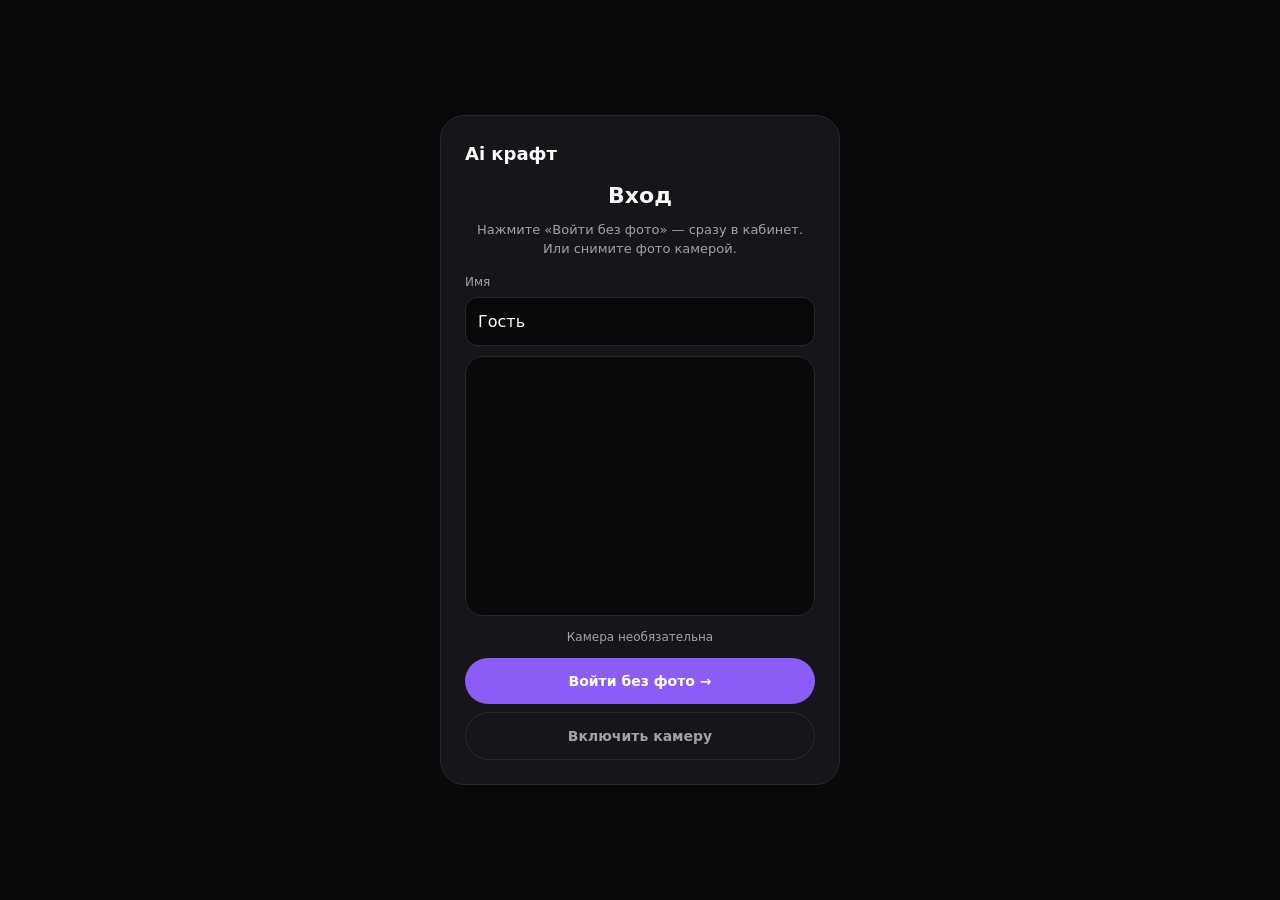
<file: pages/links.html>
<!DOCTYPE html>
<html lang="ru">
<head>
  <meta charset="UTF-8">
  <meta name="viewport" content="width=device-width, initial-scale=1">
  <title>Ссылки — Ai крафт</title>
  <link rel="stylesheet" href="../css/style.css">
</head>
<body>
<div class="app">
  <aside class="sidebar">
    <a href="../index.html" class="logo">Ai крафт</a>
    <nav class="side-nav">
      <a href="dashboard.html">Мои сайты</a>
      <a href="create.html">Собрать сайт</a>
      <a href="neuro.html">Нейро</a>
      <a href="media.html">Медиа</a>
      <a href="links.html" class="active">Ссылки</a>
      <a href="settings.html">Настройки</a>
    </nav>
    <div class="side-user"><strong id="userLogin">—</strong><a href="#" id="logout">Выйти</a></div>
  </aside>
  <main class="main">
    <div class="page-head"><h1>Короткие ссылки</h1></div>
    <div class="create-layout">
      <div class="prompt-box">
        <h2>Новая ссылка</h2>
        <div class="form-group"><label>Название</label><input id="title" placeholder="Мой сайт"></div>
        <div class="form-group"><label>URL</label><input id="url" placeholder="https://example.com"></div>
        <div class="form-group"><label>Слаг</label><input id="slug" placeholder="my-link"></div>
        <button class="btn-primary" type="button" id="create">Создать</button>
      </div>
      <div class="card"><h3 style="margin-bottom:12px">Список</h3><div id="list"></div></div>
    </div>
  </main>
</div>
<nav class="mobile-nav">
  <a href="dashboard.html">Сайты</a>
  <a href="create.html">Собрать</a>
  <a href="neuro.html">Нейро</a>
  <a href="settings.html">Ещё</a>
</nav>
<script src="../js/core.js" defer></script>
<script>
document.addEventListener('DOMContentLoaded', () => {
  const session = AC.requireAuth('auth.html');
  if (!session) return;
  AC.applyTheme();
  document.getElementById('userLogin').textContent = session.name || session.login;
  document.getElementById('logout').onclick = e => { e.preventDefault(); AC.clearSession(); location.href = 'auth.html'; };
  function render() {
    const links = AC.getLinks(session.login);
    const el = document.getElementById('list');
    if (!links.length) { el.innerHTML = '<p style="color:var(--text-muted);font-size:13px">Пока нет ссылок</p>'; return; }
    el.innerHTML = links.map(l =>
      '<div style="padding:10px 0;border-bottom:1px solid var(--border)">' +
      '<div class="meta">' + AC.escapeHtml(l.shortUrl) + '</div>' +
      '<div style="font-size:13px;margin:4px 0">' + AC.escapeHtml(l.url) + '</div>' +
      '<button type="button" class="btn-ghost btn-sm" data-copy="' + AC.escapeHtml(l.shortUrl) + '">Копировать</button> ' +
      '<button type="button" class="btn-ghost btn-sm" data-del="' + l.id + '">Удалить</button></div>'
    ).join('');
    el.querySelectorAll('[data-copy]').forEach(b => b.onclick = () => {
      navigator.clipboard.writeText(b.dataset.copy).then(() => AC.toast('Скопировано')).catch(() => AC.toast(b.dataset.copy));
    });
    el.querySelectorAll('[data-del]').forEach(b => b.onclick = () => {
      if (confirm('Удалить?')) { AC.deleteLink(session.login, b.dataset.del); render(); }
    });
  }
  document.getElementById('create').onclick = () => {
    const title = document.getElementById('title').value.trim();
    const url = document.getElementById('url').value.trim();
    const slug = document.getElementById('slug').value.trim();
    if (!url) { AC.toast('Укажите URL'); return; }
    AC.createLink(session.login, { title, url, slug });
    document.getElementById('title').value = '';
    document.getElementById('url').value = '';
    document.getElementById('slug').value = '';
    render();
    AC.toast('Создано');
  };
  render();
});
</script>
</body>
</html>
</file>
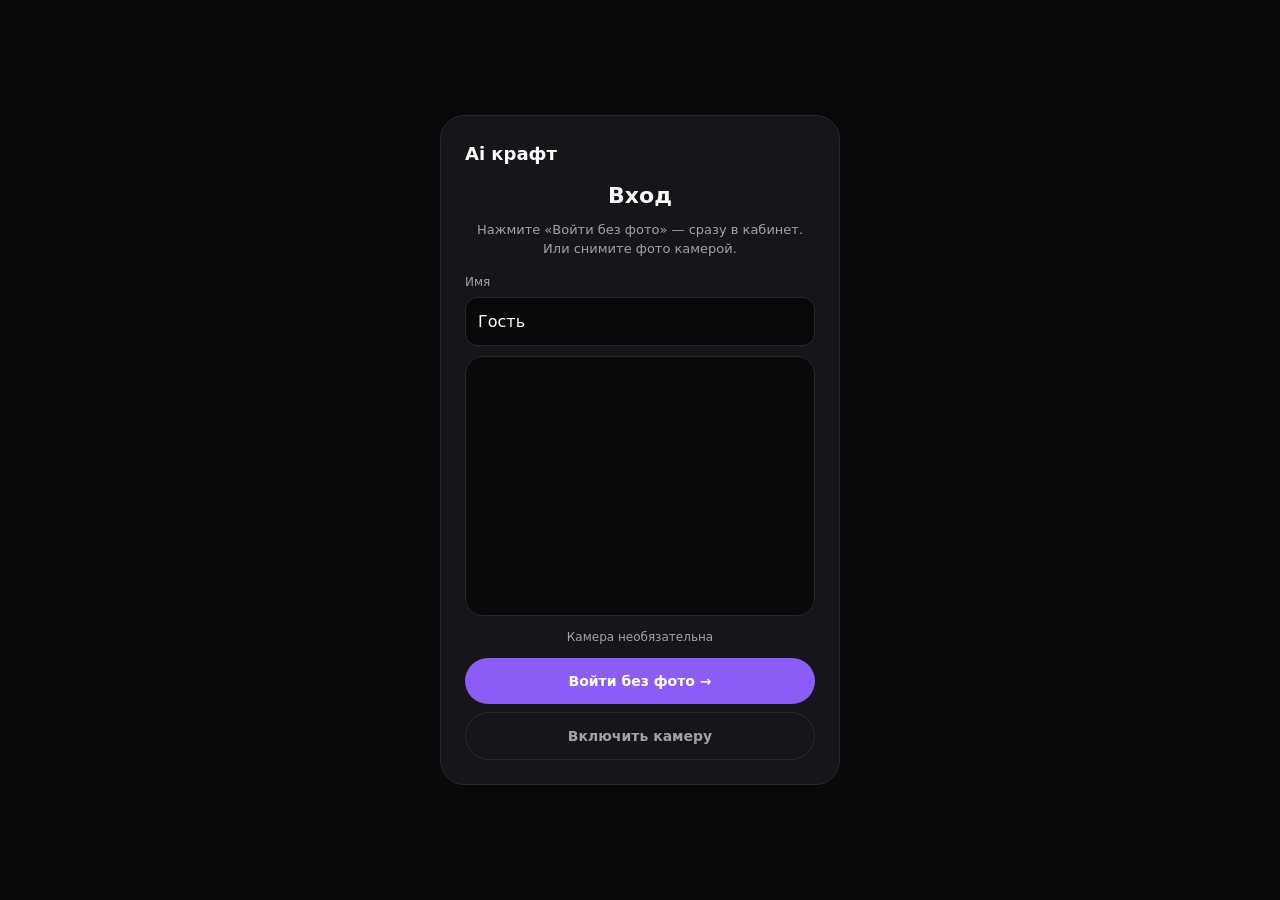
<file: pages/login.html>
<!DOCTYPE html>
<html lang="ru">
<head>
  <meta charset="UTF-8">
  <meta http-equiv="refresh" content="0;url=auth.html">
  <title>Вход</title>
  <script>location.replace('auth.html');</script>
</head>
<body><p><a href="auth.html">Вход по фото</a></p></body>
</html>
</file>
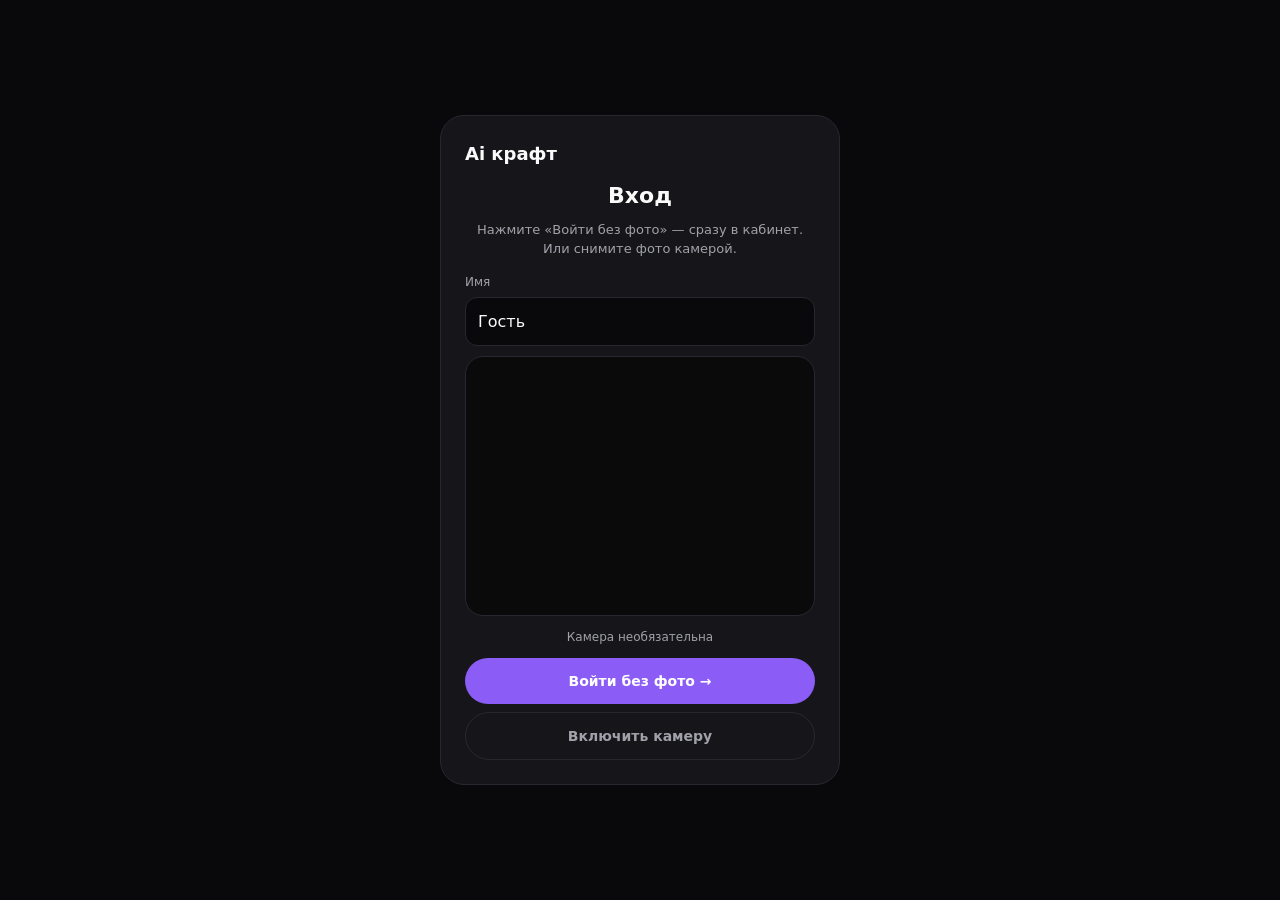
<file: pages/media.html>
<!DOCTYPE html>
<html lang="ru">
<head>
  <meta charset="UTF-8">
  <meta name="viewport" content="width=device-width, initial-scale=1">
  <title>Медиа — Ai крафт</title>
  <link rel="stylesheet" href="../css/style.css">
</head>
<body>
<div class="app">
  <aside class="sidebar">
    <a href="../index.html" class="logo">Ai крафт</a>
    <nav class="side-nav">
      <a href="dashboard.html">Мои сайты</a>
      <a href="create.html">Собрать сайт</a>
      <a href="neuro.html">Нейро</a>
      <a href="media.html" class="active">Медиа</a>
      <a href="links.html">Ссылки</a>
      <a href="settings.html">Настройки</a>
    </nav>
    <div class="side-user"><strong id="userLogin">—</strong><a href="#" id="logout">Выйти</a></div>
  </aside>
  <main class="main">
    <div class="page-head"><h1>Медиа</h1></div>
    <div class="domain-row" id="tabs" style="margin-bottom:20px">
      <button type="button" class="chip active" data-tab="photo">Фото</button>
      <button type="button" class="chip" data-tab="video">Кадр видео</button>
      <button type="button" class="chip" data-tab="music">Музыка (идея)</button>
    </div>
    <div class="create-layout">
      <div class="prompt-box">
        <h2 id="tabTitle">Сгенерировать фото</h2>
        <p class="hint">Опишите, что нужно. Фото создаётся по тексту (бесплатный AI).</p>
        <div class="form-group"><label>Описание</label><textarea id="prompt" placeholder="Уютная кофейня, тёплый свет, утро, фотореализм"></textarea></div>
        <button class="btn-primary" type="button" id="gen">Сгенерировать</button>
        <p id="status" style="margin-top:12px;font-size:13px;color:var(--text-muted)"></p>
      </div>
      <div class="card">
        <h3 style="margin-bottom:12px">Результат</h3>
        <div id="result" style="min-height:220px;display:grid;place-items:center;background:var(--bg);border-radius:12px;border:1px dashed var(--border);color:var(--text-muted);padding:12px">Здесь появится результат</div>
      </div>
    </div>
    <div style="margin-top:24px"><h2 style="font-size:14px;color:var(--text-muted);margin-bottom:12px">История</h2><div id="history" class="grid-cards"></div></div>
  </main>
</div>
<nav class="mobile-nav">
  <a href="dashboard.html">Сайты</a>
  <a href="create.html">Собрать</a>
  <a href="neuro.html">Нейро</a>
  <a href="settings.html">Ещё</a>
</nav>
<script src="../js/core.js" defer></script>
<script>
document.addEventListener('DOMContentLoaded', () => {
  const session = AC.requireAuth('auth.html');
  if (!session) return;
  AC.applyTheme();
  document.getElementById('userLogin').textContent = session.name || session.login;
  document.getElementById('logout').onclick = e => { e.preventDefault(); AC.clearSession(); location.href = 'auth.html'; };
  const KEY = 'aicraft_media_' + session.login;
  let tab = 'photo', history = [];
  try { history = JSON.parse(localStorage.getItem(KEY) || '[]'); } catch (e) {}
  document.querySelectorAll('#tabs .chip').forEach(c => c.onclick = () => {
    tab = c.dataset.tab;
    document.querySelectorAll('#tabs .chip').forEach(x => x.classList.remove('active'));
    c.classList.add('active');
    document.getElementById('tabTitle').textContent =
      tab === 'photo' ? 'Сгенерировать фото' : tab === 'video' ? 'Кадр для видео' : 'Идея для музыки';
  });
  function renderHistory() {
    const el = document.getElementById('history');
    if (!history.length) { el.innerHTML = '<p style="color:var(--text-muted);font-size:13px">Пока пусто</p>'; return; }
    el.innerHTML = history.slice(0, 12).map(h => h.url
      ? '<div class="card"><img src="'+h.url+'" alt="" loading="lazy" style="width:100%;height:100px;object-fit:cover;border-radius:10px;margin-bottom:8px"><div class="meta">'+h.type+'</div><p>'+AC.escapeHtml((h.prompt||'').slice(0,70))+'</p></div>'
      : '<div class="card"><div class="meta">'+h.type+'</div><p>'+AC.escapeHtml((h.prompt||'').slice(0,90))+'</p></div>'
    ).join('');
  }
  document.getElementById('gen').onclick = () => {
    const prompt = document.getElementById('prompt').value.trim();
    if (!prompt) { AC.toast('Напишите описание'); return; }
    const btn = document.getElementById('gen');
    const status = document.getElementById('status');
    const result = document.getElementById('result');
    btn.disabled = true;
    status.textContent = 'Генерация… 5–20 секунд';
    if (tab === 'music') {
      result.innerHTML = '<p style="line-height:1.6;text-align:left">Идея трека: «' + AC.escapeHtml(prompt) + '». Подберите похожий трек на бесплатных библиотеках (Pixabay Music, Free Music Archive).</p>';
      history.unshift({ type: 'music', prompt, at: Date.now() });
      localStorage.setItem(KEY, JSON.stringify(history.slice(0, 40)));
      status.textContent = 'Готово';
      btn.disabled = false;
      renderHistory();
      return;
    }
    const fullPrompt = tab === 'video' ? ('cinematic film still, ' + prompt) : prompt;
    const url = AC.imageUrl(fullPrompt, { width: 768, height: 512 });
    const img = new Image();
    img.crossOrigin = 'anonymous';
    img.onload = () => {
      result.innerHTML = '';
      img.style.cssText = 'width:100%;border-radius:12px;display:block';
      result.appendChild(img);
      const a = document.createElement('a');
      a.href = url; a.target = '_blank'; a.rel = 'noopener';
      a.textContent = 'Открыть в полном размере';
      a.style.cssText = 'display:inline-block;margin-top:10px;font-size:13px;color:var(--accent)';
      result.appendChild(a);
      history.unshift({ type: tab, prompt, url, at: Date.now() });
      localStorage.setItem(KEY, JSON.stringify(history.slice(0, 40)));
      status.textContent = 'Готово';
      btn.disabled = false;
      renderHistory();
      AC.toast('Готово');
    };
    img.onerror = () => {
      status.textContent = 'Ошибка сети. Нажмите ещё раз.';
      btn.disabled = false;
      result.innerHTML = '<p>Не загрузилось. Повторите попытку.</p>';
    };
    result.innerHTML = '<p>Загрузка изображения…</p>';
    img.src = url + '&t=' + Date.now();
  };
  renderHistory();
});
</script>
</body>
</html>
</file>
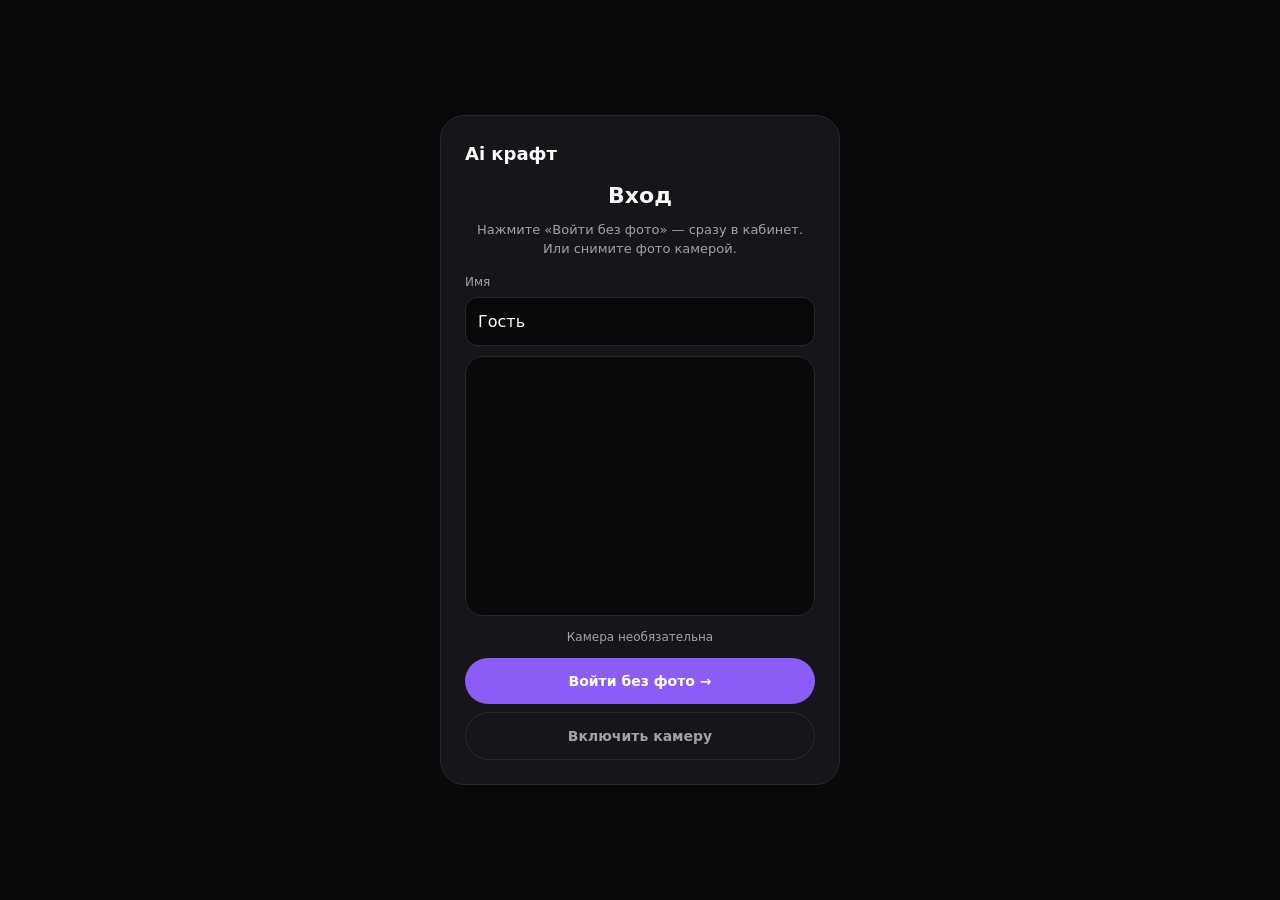
<file: pages/neuro.html>
<!DOCTYPE html>
<html lang="ru">
<head>
<meta charset="UTF-8"><meta name="viewport" content="width=device-width, initial-scale=1">
<title>Нейро — Ai крафт</title>
<link rel="stylesheet" href="../css/style.css">
<style>
body{overflow:hidden}
.n-app{display:flex;height:100vh;background:var(--bg)}
.n-side{width:260px;background:#171717;border-right:1px solid #2f2f2f;display:flex;flex-direction:column;flex-shrink:0}
[data-theme="light"] .n-side{background:#f9f9f9;border-color:#e5e5e5}
.n-side-top{padding:12px;display:flex;flex-direction:column;gap:8px}
.n-new{display:flex;align-items:center;gap:10px;width:100%;padding:10px 12px;border:1px solid #2f2f2f;border-radius:10px;font-size:14px;color:var(--text);text-align:left}
.n-chats{flex:1;overflow:auto;padding:8px}
.n-chat-item{width:100%;text-align:left;padding:10px 12px;border-radius:10px;font-size:13px;color:var(--text-muted);white-space:nowrap;overflow:hidden;text-overflow:ellipsis;margin-bottom:2px}
.n-chat-item:hover,.n-chat-item.active{background:rgba(255,255,255,.08);color:var(--text)}
.n-side-foot{padding:12px;border-top:1px solid #2f2f2f;font-size:12px;color:var(--text-muted)}
.n-main{flex:1;display:flex;flex-direction:column;min-width:0;position:relative}
.n-top{height:52px;display:flex;align-items:center;justify-content:space-between;padding:0 16px;border-bottom:1px solid var(--border);font-size:14px;color:var(--text-muted)}
.n-messages{flex:1;overflow:auto;padding:24px 16px 140px}
.n-center{max-width:768px;margin:0 auto;width:100%}
.n-welcome{text-align:center;padding:48px 16px 24px}
.n-welcome h1{font-size:28px;margin-bottom:8px;font-weight:600}
.n-welcome p{color:var(--text-muted);font-size:15px;margin-bottom:28px}
.n-suggestions{display:grid;grid-template-columns:1fr 1fr;gap:10px;max-width:640px;margin:0 auto}
.n-sug{text-align:left;padding:14px 16px;border:1px solid var(--border);border-radius:14px;background:var(--surface);font-size:13px;color:var(--text)}
.n-sug small{display:block;color:var(--text-muted);margin-top:4px;font-size:12px}
.n-row{display:flex;gap:14px;padding:18px 0}
.n-avatar{width:32px;height:32px;border-radius:50%;flex-shrink:0;display:grid;place-items:center;font-size:13px;font-weight:700;color:#fff}
.n-avatar.user{background:#5b5bd6}.n-avatar.bot{background:linear-gradient(135deg,#10a37f,#1a7f64)}
.n-bubble{flex:1;min-width:0;font-size:15px;line-height:1.65;padding-top:4px;white-space:pre-wrap;word-break:break-word}
.n-composer-wrap{position:absolute;left:0;right:0;bottom:0;padding:12px 16px 20px;background:linear-gradient(transparent,var(--bg) 30%)}
.n-composer{max-width:768px;margin:0 auto;background:var(--surface);border:1px solid var(--border);border-radius:24px;padding:10px 12px 10px 16px;display:flex;align-items:flex-end;gap:8px}
.n-composer textarea{flex:1;border:0;background:transparent;color:var(--text);resize:none;outline:none;max-height:160px;min-height:24px;line-height:1.5;font-size:15px}
.n-send{width:36px;height:36px;border-radius:50%;background:var(--accent);color:#fff;display:grid;place-items:center;flex-shrink:0;border:0}
.n-tools{display:flex;gap:6px;flex-wrap:wrap;max-width:768px;margin:0 auto 8px}
.n-tool{padding:6px 12px;border-radius:999px;border:1px solid var(--border);font-size:12px;color:var(--text-muted);background:var(--bg)}
.n-tool.active{border-color:var(--accent);color:var(--accent);background:var(--accent-soft)}
.n-hint{text-align:center;font-size:11px;color:var(--text-muted);margin-top:8px}
@media(max-width:800px){.n-side{display:none}.n-suggestions{grid-template-columns:1fr}}
</style>
</head>
<body>
<div class="n-app">
<aside class="n-side">
<div class="n-side-top">
<button class="n-new" id="newChat" type="button">＋ Новый чат</button>
<a class="n-new" href="dashboard.html" style="text-decoration:none">← Мои сайты</a>
</div>
<div class="n-chats" id="chatList"></div>
<div class="n-side-foot"><div id="userLogin">—</div>
<a href="settings.html">Настройки</a> · <a href="#" id="logout">Выйти</a></div>
</aside>
<div class="n-main">
<div class="n-top"><span>Нейро · Ai крафт</span><span><a href="create.html">Собрать сайт</a></span></div>
<div class="n-messages" id="messages">
<div class="n-center" id="welcome"><div class="n-welcome">
<h1>Чем могу помочь?</h1>
<p>Нейро — помощник Ai крафт. Сайты, советы или просто разговор.</p>
<div class="n-suggestions" id="sugs"></div>
</div></div>
<div class="n-center" id="thread" style="display:none"></div>
</div>
<div class="n-composer-wrap">
<div class="n-tools">
<button type="button" class="n-tool active" data-mode="chat">Чат</button>
<button type="button" class="n-tool" data-mode="code">Код</button>
<button type="button" class="n-tool" data-mode="site">Сайт</button>
<button type="button" class="n-tool" data-mode="explain">Объясни</button>
</div>
<form class="n-composer" id="form">
<textarea id="input" rows="1" placeholder="Спросите что угодно…"></textarea>
<button class="n-send" type="submit">↑</button>
</form>
<div class="n-hint">Нейро отвечает локально. Проверяйте важные факты.</div>
</div>
</div>
</div>
<script src="../js/core.js" defer></script>
<script src="../js/neuro.js" defer></script>
<script>
document.addEventListener('DOMContentLoaded', () => {
  const session = AC.requireAuth('auth.html');
  if (!session) return;
  AC.applyTheme();
  document.getElementById('userLogin').textContent = session.name || session.login;
  document.getElementById('logout').onclick = e => { e.preventDefault(); AC.clearSession(); location.href = 'auth.html'; };
  const SUGS = [
    { t: 'Помоги создать сайт', s: 'landing для кофейни' },
    { t: 'Напиши HTML блок', s: 'карточка товара' },
    { t: 'Как сохранить сайт', s: 'поддомен и открыть' },
    { t: 'Поболтаем', s: 'расскажи шутку' }
  ];
  document.getElementById('sugs').innerHTML = SUGS.map(x =>
    '<button type="button" class="n-sug" data-q="' + AC.escapeHtml(x.t + ': ' + x.s) + '"><strong>' +
    AC.escapeHtml(x.t) + '</strong><small>' + AC.escapeHtml(x.s) + '</small></button>'
  ).join('');
  document.querySelectorAll('.n-sug').forEach(b => b.onclick = () => send(b.dataset.q));
  let mode = 'chat';
  document.querySelectorAll('.n-tool').forEach(b => b.onclick = () => {
    mode = b.dataset.mode;
    document.querySelectorAll('.n-tool').forEach(x => x.classList.toggle('active', x === b));
  });
  const KEY = 'aicraft_neuro_chats_' + session.login;
  function loadChats() { try { return JSON.parse(localStorage.getItem(KEY) || '[]'); } catch { return []; } }
  function saveChats(list) { localStorage.setItem(KEY, JSON.stringify(list)); }
  let chats = loadChats(), currentId = chats[0] && chats[0].id || null;
  function renderChatList() {
    const el = document.getElementById('chatList');
    if (!chats.length) { el.innerHTML = '<div style="padding:12px;font-size:12px;color:var(--text-muted)">Нет чатов</div>'; return; }
    el.innerHTML = chats.map(c =>
      '<button type="button" class="n-chat-item ' + (c.id === currentId ? 'active' : '') + '" data-id="' + c.id + '">' +
      AC.escapeHtml(c.title || 'Чат') + '</button>'
    ).join('');
    el.querySelectorAll('[data-id]').forEach(b => b.onclick = () => { currentId = b.dataset.id; renderThread(); renderChatList(); });
  }
  function renderThread() {
    const chat = chats.find(c => c.id === currentId);
    const welcome = document.getElementById('welcome'), thread = document.getElementById('thread');
    if (!chat || !chat.messages.length) { welcome.style.display = ''; thread.style.display = 'none'; thread.innerHTML = ''; return; }
    welcome.style.display = 'none'; thread.style.display = '';
    thread.innerHTML = chat.messages.map(m =>
      '<div class="n-row"><div class="n-avatar ' + (m.role === 'user' ? 'user' : 'bot') + '">' +
      (m.role === 'user' ? 'Я' : 'N') + '</div><div class="n-bubble">' + AC.escapeHtml(m.text) + '</div></div>'
    ).join('');
    document.getElementById('messages').scrollTop = 99999;
  }
  function ensureChat() {
    if (currentId && chats.find(c => c.id === currentId)) return chats.find(c => c.id === currentId);
    const id = 'c_' + Date.now();
    const chat = { id, title: 'Новый чат', messages: [], createdAt: Date.now() };
    chats.unshift(chat); currentId = id; saveChats(chats); return chat;
  }
  function replyFor(text) {
    if (typeof Neuro === 'undefined') return 'Нейро загружается. Обновите страницу.';
    const t = text.toLowerCase();
    if (mode === 'code' || /код|html|css|js/.test(t)) return Neuro.answerCode(text) || Neuro.reply('code', text);
    if (mode === 'site' || /сайт|лендинг|домен/.test(t)) return Neuro.reply('site', text);
    if (mode === 'explain' || /объясни/.test(t)) return Neuro.reply('explain', text);
    return Neuro.reply('general', text);
  }
  function send(text) {
    text = (text || '').trim();
    if (!text) return;
    const chat = ensureChat();
    if (!chat.messages.length) chat.title = text.slice(0, 40) + (text.length > 40 ? '…' : '');
    chat.messages.push({ role: 'user', text });
    saveChats(chats); renderChatList(); renderThread();
    document.getElementById('input').value = '';
    setTimeout(() => {
      chat.messages.push({ role: 'bot', text: replyFor(text) });
      saveChats(chats); renderThread(); renderChatList();
    }, 400);
  }
  document.getElementById('form').onsubmit = e => { e.preventDefault(); send(document.getElementById('input').value); };
  document.getElementById('newChat').onclick = () => { currentId = null; ensureChat(); renderChatList(); renderThread(); };
  const input = document.getElementById('input');
  input.addEventListener('keydown', e => { if (e.key === 'Enter' && !e.shiftKey) { e.preventDefault(); send(input.value); } });
  renderChatList(); renderThread();
});
</script>
</body>
</html>
</file>
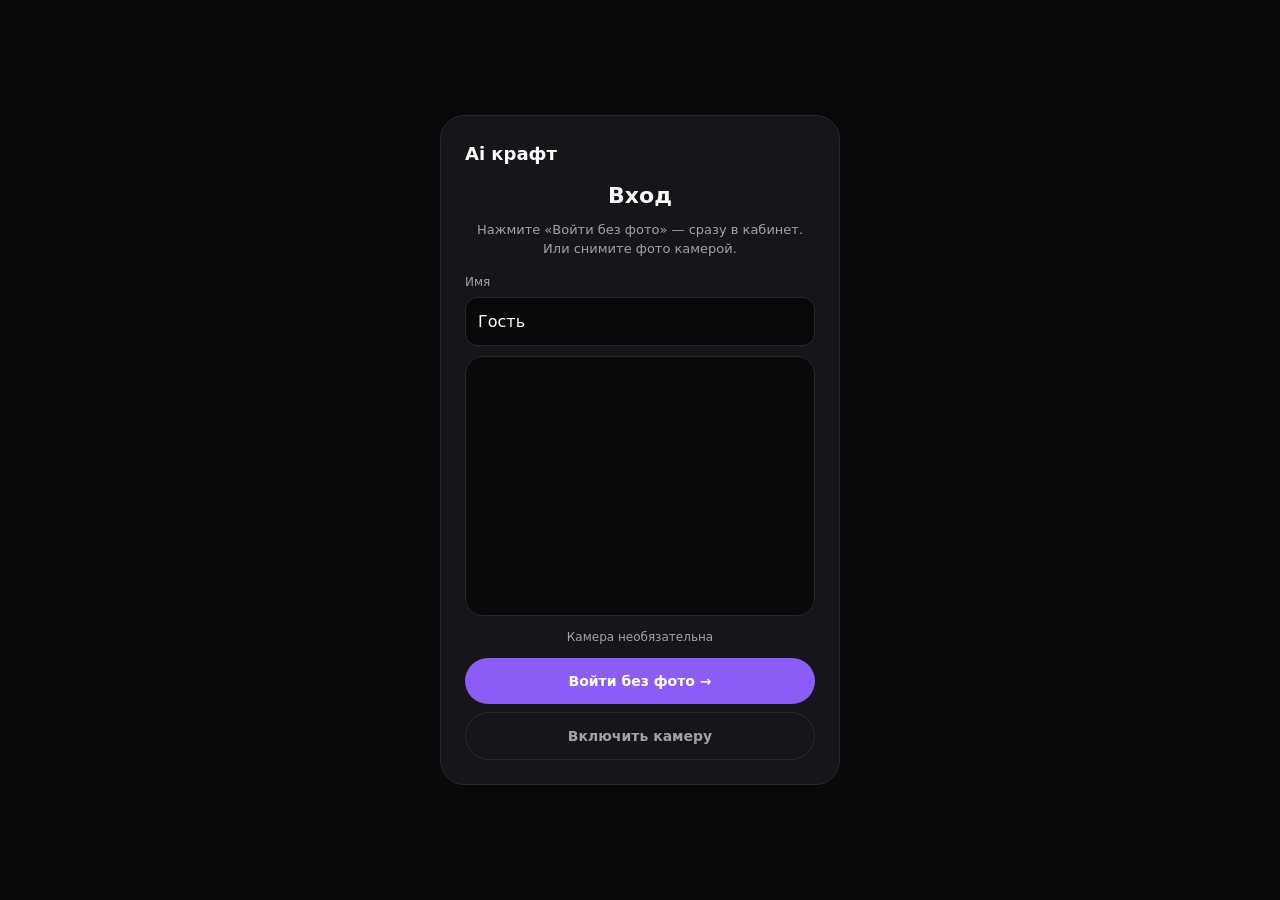
<file: pages/register.html>
<!DOCTYPE html>
<html lang="ru">
<head>
  <meta charset="UTF-8">
  <meta http-equiv="refresh" content="0;url=auth.html">
  <title>Регистрация</title>
  <script>location.replace('auth.html');</script>
</head>
<body><p><a href="auth.html">Вход по фото</a></p></body>
</html>
</file>
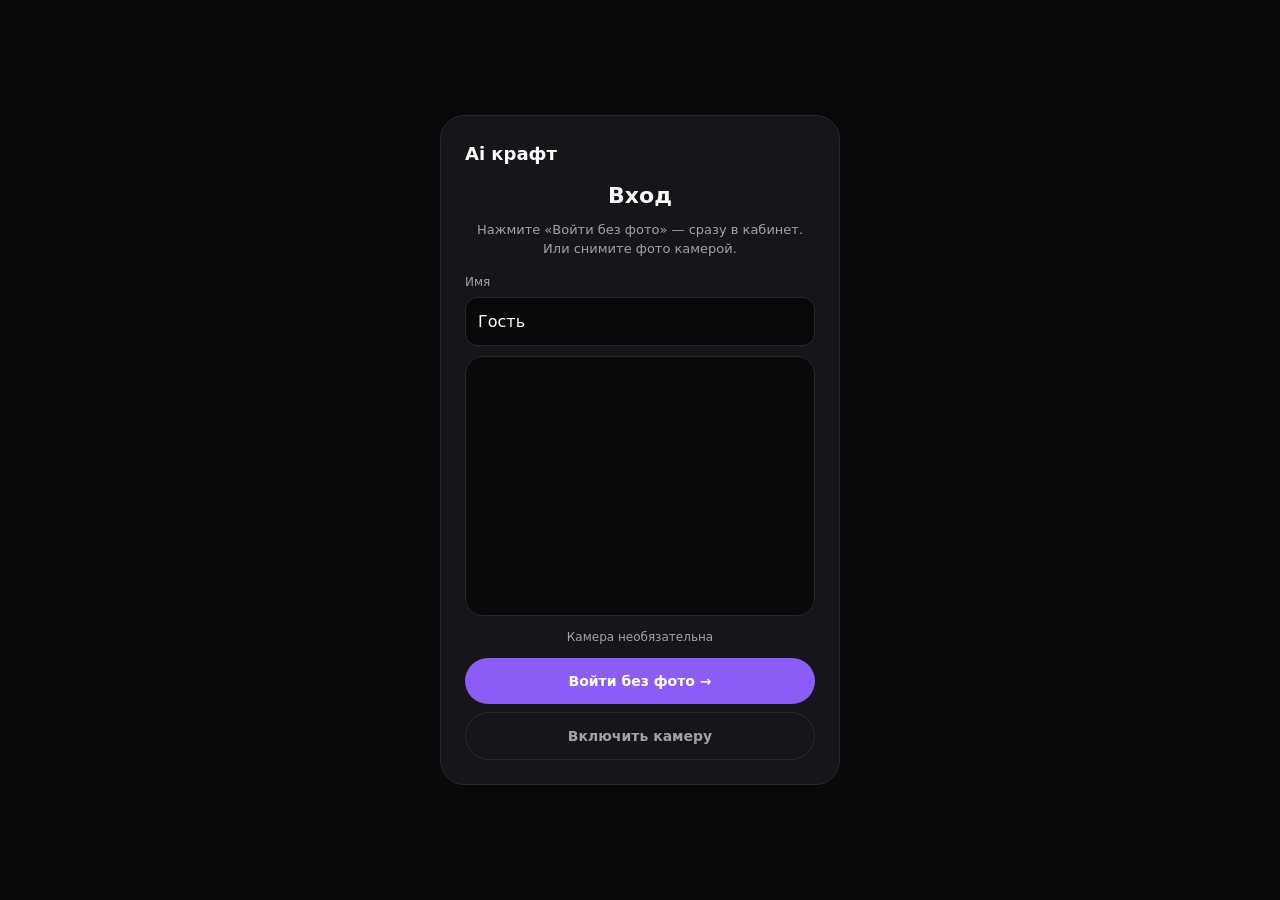
<file: pages/settings.html>
<!DOCTYPE html>
<html lang="ru">
<head>
  <meta charset="UTF-8">
  <meta name="viewport" content="width=device-width, initial-scale=1">
  <title>Настройки — Ai крафт</title>
  <link rel="stylesheet" href="../css/style.css">
</head>
<body>
<div class="app">
  <aside class="sidebar">
    <a href="../index.html" class="logo">Ai крафт</a>
    <nav class="side-nav">
      <a href="dashboard.html">Мои сайты</a>
      <a href="create.html">Собрать сайт</a>
      <a href="neuro.html">Нейро</a>
      <a href="media.html">Медиа</a>
      <a href="links.html">Ссылки</a>
      <a href="settings.html" class="active">Настройки</a>
    </nav>
    <div class="side-user"><strong id="userLogin">—</strong><a href="#" id="logout">Выйти</a></div>
  </aside>
  <main class="main">
    <div class="page-head"><h1 id="tTitle">Настройки</h1></div>

    <div class="settings-grid" style="max-width:560px">
      <div class="setting-row">
        <div><h3 id="tLang">Язык</h3><p id="tLangDesc">Интерфейс сайта</p></div>
        <div class="toggle-group" id="lang">
          <button type="button" data-v="ru">Русский</button>
          <button type="button" data-v="en">English</button>
        </div>
      </div>
      <div class="setting-row">
        <div><h3 id="tTheme">Тема</h3><p id="tThemeDesc">Тёмная или светлая</p></div>
        <div class="toggle-group" id="theme">
          <button type="button" data-v="dark">Тёмная</button>
          <button type="button" data-v="light">Светлая</button>
        </div>
      </div>
      <div class="setting-row" style="flex-direction:column;align-items:flex-start">
        <div><h3 id="tAccent">Акцент</h3><p id="tAccentDesc">Цвет кнопок</p></div>
        <div class="swatches" id="accents" style="margin-top:12px">
          <button type="button" class="swatch" data-c="#8b5cf6" style="background:#8b5cf6"></button>
          <button type="button" class="swatch" data-c="#3b82f6" style="background:#3b82f6"></button>
          <button type="button" class="swatch" data-c="#06b6d4" style="background:#06b6d4"></button>
          <button type="button" class="swatch" data-c="#10b981" style="background:#10b981"></button>
          <button type="button" class="swatch" data-c="#f59e0b" style="background:#f59e0b"></button>
          <button type="button" class="swatch" data-c="#ef4444" style="background:#ef4444"></button>
          <button type="button" class="swatch" data-c="#ec4899" style="background:#ec4899"></button>
        </div>
      </div>
      <div class="setting-row">
        <div><h3 id="tReset">Сброс</h3><p id="tResetDesc">Настройки по умолчанию</p></div>
        <button type="button" class="btn-ghost btn-sm" id="reset">Сбросить</button>
      </div>
    </div>
  </main>
</div>
<nav class="mobile-nav">
  <a href="dashboard.html">Сайты</a>
  <a href="create.html">Собрать</a>
  <a href="neuro.html">Нейро</a>
  <a href="settings.html" class="active">Ещё</a>
</nav>
<script src="../js/core.js" defer></script>
<script>
document.addEventListener('DOMContentLoaded', () => {
  const session = AC.requireAuth('auth.html');
  if (!session) return;
  let s = AC.getSettings();
  if (!s.lang) s.lang = 'ru';
  AC.applyTheme(s);
  document.getElementById('userLogin').textContent = session.name || session.login;
  document.getElementById('logout').onclick = e => {
    e.preventDefault();
    AC.clearSession();
    location.href = 'auth.html';
  };

  const i18n = {
    ru: {
      tTitle: 'Настройки', tLang: 'Язык', tLangDesc: 'Интерфейс сайта',
      tTheme: 'Тема', tThemeDesc: 'Тёмная или светлая', tAccent: 'Акцент', tAccentDesc: 'Цвет кнопок',
      tReset: 'Сброс', tResetDesc: 'Настройки по умолчанию', saved: 'Сохранено', reset: 'Сброшено'
    },
    en: {
      tTitle: 'Settings', tLang: 'Language', tLangDesc: 'Site interface',
      tTheme: 'Theme', tThemeDesc: 'Dark or light', tAccent: 'Accent', tAccentDesc: 'Button color',
      tReset: 'Reset', tResetDesc: 'Default settings', saved: 'Saved', reset: 'Reset done'
    }
  };

  function applyLang() {
    const L = i18n[s.lang] || i18n.ru;
    Object.keys(L).forEach(k => {
      const el = document.getElementById(k);
      if (el) el.textContent = L[k];
    });
    document.documentElement.lang = s.lang || 'ru';
  }

  function sync() {
    document.querySelectorAll('#lang button').forEach(b => b.classList.toggle('active', b.dataset.v === (s.lang || 'ru')));
    document.querySelectorAll('#theme button').forEach(b => b.classList.toggle('active', b.dataset.v === (s.theme || 'dark')));
    document.querySelectorAll('#accents .swatch').forEach(b => b.classList.toggle('active', b.dataset.c === (s.accent || '#8b5cf6')));
    applyLang();
  }

  document.querySelectorAll('#lang button').forEach(b => b.onclick = () => {
    s = AC.saveSettings({ lang: b.dataset.v });
    sync();
    AC.toast(i18n[s.lang].saved);
  });
  document.querySelectorAll('#theme button').forEach(b => b.onclick = () => {
    s = AC.saveSettings({ theme: b.dataset.v });
    sync();
    AC.toast(i18n[s.lang || 'ru'].saved);
  });
  document.querySelectorAll('#accents .swatch').forEach(b => b.onclick = () => {
    s = AC.saveSettings({ accent: b.dataset.c });
    sync();
    AC.toast(i18n[s.lang || 'ru'].saved);
  });
  document.getElementById('reset').onclick = () => {
    if (!confirm(s.lang === 'en' ? 'Reset settings?' : 'Сбросить настройки?')) return;
    localStorage.removeItem(AC.KEYS.settings);
    s = AC.getSettings();
    AC.applyTheme(s);
    sync();
    AC.toast(i18n[s.lang || 'ru'].reset);
  };
  sync();
});
</script>
</body>
</html>
</file>
<file: css/app.css>
*{box-sizing:border-box;margin:0;padding:0}
:root{
  --bg:#07080c;--card:#0e1016;--border:#222633;--text:#f4f5f7;--muted:#8b93a7;
  --accent:#6ea8ff;--accent2:#a78bfa;--ok:#34d399;--danger:#f87171;--radius:14px;
}
[data-theme="light"]{
  --bg:#f7f8fb;--card:#fff;--border:#e4e7ee;--text:#12141a;--muted:#667085;
  --accent:#3b82f6;--accent2:#7c3aed;
}
[data-compact="on"] .main{padding:18px 16px 50px}
[data-compact="on"] .card{padding:12px}
[data-compact="on"] h2{font-size:22px}
html,body{min-height:100%;font-family:ui-sans-serif,system-ui,-apple-system,"Segoe UI",sans-serif;background:var(--bg);color:var(--text);line-height:1.5;-webkit-font-smoothing:antialiased}
body{overflow-x:hidden}
a{color:var(--accent);text-decoration:none}
button,input,textarea,select{font:inherit}
.wrap{max-width:920px;margin:0 auto;padding:28px 18px}
.center{text-align:center}
.badge{display:inline-flex;padding:7px 14px;border-radius:999px;background:color-mix(in srgb,var(--accent) 14%,transparent);color:var(--accent);font-size:12px;font-weight:700;letter-spacing:.02em;margin-bottom:14px}
h1{font-size:clamp(32px,6vw,52px);line-height:1.08;letter-spacing:-.04em;margin-bottom:14px;font-weight:750}
.lead{color:var(--muted);font-size:16px;max-width:480px;margin:0 auto 20px}
.foot{margin-top:40px;font-size:13px;color:var(--muted)}
.btn{display:inline-flex;align-items:center;justify-content:center;gap:6px;padding:13px 22px;background:linear-gradient(135deg,var(--accent),var(--accent2));color:#fff!important;border:0;border-radius:12px;font-weight:700;font-size:14px;cursor:pointer;box-shadow:0 8px 28px color-mix(in srgb,var(--accent) 28%,transparent)}
.btn.secondary{background:transparent;color:var(--text)!important;border:1px solid var(--border);box-shadow:none}
.app{display:flex;min-height:100vh}
.side{width:232px;border-right:1px solid var(--border);padding:18px 12px;background:var(--card);position:fixed;inset:0 auto 0 0;z-index:10}
.brand{font-weight:800;font-size:18px;padding:8px 12px}
.tag{font-size:11px;color:var(--muted);padding:0 12px 16px}
.side nav a{display:block;padding:11px 12px;border-radius:11px;color:var(--muted);font-size:13px;margin-bottom:2px;font-weight:650}
.side nav a:hover,.side nav a.on{background:color-mix(in srgb,var(--accent) 12%,transparent);color:var(--accent)}
.user{position:absolute;bottom:16px;left:12px;right:12px;font-size:12px;color:var(--muted);padding-top:12px;border-top:1px solid var(--border)}
.main{margin-left:232px;flex:1;padding:28px 26px 56px;min-width:0}
.page{display:none;max-width:1120px;margin:0 auto}
.page.on{display:block}
h2{font-size:clamp(26px,4vw,34px);margin-bottom:6px;letter-spacing:-.03em;font-weight:750}
h3{font-size:15px;font-weight:700}
.sub{color:var(--muted);font-size:14px;margin-bottom:16px}
.create-hero{margin-bottom:8px}
.create-hero h2{font-size:clamp(28px,5vw,40px)}
#idea{min-height:160px;font-size:16px;line-height:1.55}
.card{background:var(--card);border:1px solid var(--border);border-radius:var(--radius);padding:16px;margin-bottom:12px}
.meta{font-size:12px;color:var(--accent);margin:4px 0;font-weight:700;word-break:break-all}
.actions{display:flex;gap:7px;flex-wrap:wrap;margin-top:10px}
.actions button{font-size:12px;padding:8px 12px;border-radius:10px;border:1px solid var(--border);background:var(--bg);color:var(--muted);cursor:pointer;font-weight:650}
.actions button:hover{color:var(--text);border-color:var(--accent)}
.grid{display:grid;grid-template-columns:1fr 1.05fr;gap:20px}
.preview-head{font-size:12px;color:var(--muted);margin-bottom:8px;font-weight:700}
.preview{min-height:480px;border:1px solid var(--border);border-radius:16px;overflow:hidden;background:#fff;box-shadow:0 20px 50px rgba(0,0,0,.25)}
.preview iframe{width:100%;height:480px;border:0}
label{display:block;font-size:12px;color:var(--muted);margin:12px 0 6px;font-weight:700}
input,textarea,select{width:100%;padding:12px 14px;border:1px solid var(--border);border-radius:12px;background:var(--bg);color:var(--text);outline:none}
input:focus,textarea:focus,select:focus{border-color:var(--accent);box-shadow:0 0 0 3px color-mix(in srgb,var(--accent) 18%,transparent)}
textarea{min-height:140px;resize:vertical}
.chips{display:flex;gap:8px;flex-wrap:wrap;margin:10px 0;align-items:center}
.chip{padding:8px 14px;border:1px solid var(--border);border-radius:999px;font-size:12px;cursor:pointer;background:var(--bg);font-weight:650;color:var(--text)}
.chip.on{border-color:var(--accent);color:var(--accent);background:color-mix(in srgb,var(--accent) 12%,transparent)}
.color-chip{width:32px;height:32px;padding:0;border-radius:50%}
.row{display:flex;align-items:center;justify-content:space-between;gap:14px;padding:14px 16px;border:1px solid var(--border);border-radius:14px;margin-bottom:10px;background:var(--card)}
.widget{border:1px solid var(--border);border-radius:var(--radius);padding:14px 16px;background:var(--card);margin-bottom:12px;font-size:13px;color:var(--muted)}
.widget strong{color:var(--text);display:block;margin-bottom:4px}
.toast{position:fixed;bottom:28px;left:50%;transform:translateX(-50%);background:var(--card);border:1px solid var(--border);padding:12px 18px;border-radius:12px;font-size:13px;opacity:0;pointer-events:none;transition:opacity .2s;z-index:50;max-width:90vw}
.toast.on{opacity:1}
.mob{display:none}
code{font-size:12px;background:var(--bg);padding:2px 6px;border-radius:6px}
@media (max-width:860px){
  .side{display:none}
  .main{margin-left:0;padding:20px 14px 88px}
  .grid{grid-template-columns:1fr}
  .preview{min-height:360px}.preview iframe{height:360px}
  .mob{display:flex;position:fixed;bottom:0;left:0;right:0;background:var(--card);border-top:1px solid var(--border);padding:9px 6px;justify-content:space-around;z-index:20}
  .mob a{font-size:11px;color:var(--muted);padding:8px;font-weight:700}
  .mob a.on{color:var(--accent)}
}
</file>
<file: css/style.css>
*,*::before,*::after{box-sizing:border-box;margin:0;padding:0}
:root,[data-theme="dark"]{
  --bg:#09090b;--bg-alt:#0f0f12;--surface:#16161a;--surface-2:#1c1c22;
  --border:#27272f;--text:#fafafa;--text-muted:#a1a1aa;
  --accent:#8b5cf6;--accent-soft:rgba(139,92,246,.15);
  --danger:#f87171;--ok:#34d399;--radius:16px;
  --shadow:0 12px 32px rgba(0,0,0,.35);
  --font:system-ui,-apple-system,BlinkMacSystemFont,"Segoe UI",Roboto,sans-serif;
  --display:system-ui,-apple-system,BlinkMacSystemFont,"Segoe UI",sans-serif;
}
[data-theme="light"]{
  --bg:#fafafa;--bg-alt:#ffffff;--surface:#ffffff;--surface-2:#f4f4f5;
  --border:#e4e4e7;--text:#18181b;--text-muted:#71717a;
  --accent-soft:rgba(139,92,246,.1);
  --shadow:0 8px 24px rgba(0,0,0,.06);
}
html{scroll-behavior:smooth}
body{font-family:var(--font);background:var(--bg);color:var(--text);line-height:1.6;min-height:100vh;-webkit-font-smoothing:antialiased}
a{color:inherit;text-decoration:none}
button,input,textarea,select{font:inherit}
button{cursor:pointer;border:none;background:none;color:inherit}
.container{max-width:1080px;margin:0 auto;padding:0 20px}
.btn-primary{display:inline-flex;align-items:center;justify-content:center;gap:8px;padding:12px 24px;background:var(--accent);color:#fff;font-weight:600;font-size:14px;border-radius:999px;transition:transform .15s,box-shadow .15s,opacity .15s}
.btn-primary:hover{transform:translateY(-1px);box-shadow:0 8px 20px rgba(139,92,246,.4)}
.btn-primary:disabled{opacity:.55;pointer-events:none}
.btn-ghost{display:inline-flex;align-items:center;padding:10px 16px;border-radius:999px;color:var(--text-muted);border:1px solid transparent;font-size:14px;font-weight:500;transition:.15s}
.btn-ghost:hover{color:var(--text);border-color:var(--border);background:var(--surface)}
.btn-sm{padding:8px 14px;font-size:13px}
.btn-block{width:100%}
.header{position:sticky;top:0;z-index:50;background:rgba(9,9,11,.88);border-bottom:1px solid var(--border)}
[data-theme="light"] .header{background:rgba(250,250,250,.9)}
.header-inner{display:flex;align-items:center;justify-content:space-between;height:64px}
.logo{display:flex;align-items:center;gap:10px;font-family:var(--display);font-weight:700;font-size:18px}
.nav{display:flex;gap:28px}
.nav a{font-size:14px;color:var(--text-muted)}
.nav a:hover{color:var(--text)}
.header-actions{display:flex;gap:8px;align-items:center}
.hero{padding:88px 0 64px;text-align:center;position:relative}
.hero-glow{position:absolute;left:50%;top:0;transform:translateX(-50%);width:min(680px,90vw);height:280px;background:radial-gradient(ellipse at center,rgba(139,92,246,.22),transparent 70%);pointer-events:none}
.hero-badge{display:inline-flex;padding:6px 14px;border-radius:999px;background:var(--accent-soft);color:var(--accent);font-size:12px;font-weight:600;margin-bottom:18px}
.hero h1{position:relative;font-family:var(--display);font-size:clamp(34px,5.5vw,56px);line-height:1.08;letter-spacing:-.03em;margin-bottom:16px;font-weight:700}
.hero p{position:relative;color:var(--text-muted);font-size:clamp(15px,2vw,18px);max-width:520px;margin:0 auto 28px}
.hero-cta{position:relative;display:flex;gap:12px;justify-content:center;flex-wrap:wrap}
.features{display:grid;grid-template-columns:repeat(3,1fr);gap:14px;padding:24px 0 72px;content-visibility:auto}
.feature{background:var(--surface);border:1px solid var(--border);border-radius:var(--radius);padding:22px}
.feature:hover{border-color:rgba(139,92,246,.35)}
.feature-ico{width:40px;height:40px;border-radius:12px;background:var(--accent-soft);display:grid;place-items:center;font-size:18px;margin-bottom:14px}
.feature h3{font-size:15px;font-weight:600;margin-bottom:6px}
.feature p{font-size:13px;color:var(--text-muted);line-height:1.55}
.steps{padding:0 0 80px;content-visibility:auto}
.steps-grid{display:grid;grid-template-columns:repeat(3,1fr);gap:16px}
.step{padding:20px;border-radius:var(--radius);border:1px dashed var(--border)}
.step-n{font-family:var(--display);font-size:28px;font-weight:700;color:var(--accent);margin-bottom:8px}
.step h3{font-size:15px;margin-bottom:6px}
.step p{font-size:13px;color:var(--text-muted)}
.cta-block{text-align:center;padding:48px 24px;margin:0 0 64px;border-radius:24px;background:var(--surface);border:1px solid var(--border)}
.cta-block h2{font-family:var(--display);font-size:28px;margin-bottom:10px}
.cta-block p{color:var(--text-muted);margin-bottom:20px}
.footer-mini{padding:28px 0 40px;border-top:1px solid var(--border);font-size:13px;color:var(--text-muted);display:flex;flex-wrap:wrap;gap:12px;justify-content:space-between}
.footer-mini a:hover{color:var(--accent)}
.auth-page{min-height:100vh;display:grid;place-items:center;padding:24px;background:var(--bg)}
.auth-card{width:100%;max-width:380px;background:var(--surface);border:1px solid var(--border);border-radius:20px;padding:32px 26px;box-shadow:var(--shadow)}
.auth-card h1{font-family:var(--display);font-size:24px;text-align:center;margin:14px 0 4px}
.auth-card .sub{text-align:center;color:var(--text-muted);font-size:13px;margin-bottom:22px}
.form-group{margin-bottom:12px}
.form-group label{display:block;font-size:12px;color:var(--text-muted);margin-bottom:6px;font-weight:500}
.form-group input,.form-group textarea,.form-group select{width:100%;padding:12px 14px;border-radius:12px;border:1px solid var(--border);background:var(--bg);color:var(--text);outline:none}
.form-group input:focus,.form-group textarea:focus{border-color:var(--accent)}
.form-group textarea{min-height:110px;resize:vertical}
.auth-error{display:none;background:rgba(248,113,113,.12);border:1px solid rgba(248,113,113,.3);color:var(--danger);padding:10px 12px;border-radius:10px;font-size:13px;margin-bottom:12px}
.auth-error.show{display:block}
.auth-foot{text-align:center;margin-top:16px;font-size:13px;color:var(--text-muted)}
.auth-foot a{color:var(--accent);font-weight:600}
.app{display:flex;min-height:100vh}
.sidebar{width:240px;background:var(--bg-alt);border-right:1px solid var(--border);padding:16px 12px;display:flex;flex-direction:column;position:fixed;inset:0 auto 0 0;z-index:40}
.sidebar .logo{padding:8px 10px;margin-bottom:20px}
.side-nav{display:flex;flex-direction:column;gap:2px;flex:1}
.side-nav a{display:flex;align-items:center;gap:10px;padding:10px 12px;border-radius:10px;font-size:13px;color:var(--text-muted)}
.side-nav a:hover{background:var(--surface);color:var(--text)}
.side-nav a.active{background:var(--accent-soft);color:var(--accent);font-weight:600}
.side-user{border-top:1px solid var(--border);padding:14px 10px 6px;font-size:12px;color:var(--text-muted)}
.side-user strong{display:block;color:var(--text);font-size:13px;margin-bottom:4px}
.main{margin-left:240px;flex:1;padding:24px 28px;min-width:0}
.page-head{display:flex;align-items:center;justify-content:space-between;gap:14px;margin-bottom:22px;flex-wrap:wrap}
.page-head h1{font-family:var(--display);font-size:24px;font-weight:700}
.grid-cards{display:grid;grid-template-columns:repeat(auto-fill,minmax(250px,1fr));gap:14px}
.card{background:var(--surface);border:1px solid var(--border);border-radius:var(--radius);padding:18px}
.card h3{font-size:15px;margin-bottom:4px}
.card .meta{font-size:12px;color:var(--accent);margin-bottom:8px;font-weight:500}
.card p{font-size:13px;color:var(--text-muted);margin-bottom:12px}
.card-actions{display:flex;flex-wrap:wrap;gap:6px}
.card-actions a,.card-actions button{font-size:12px;padding:7px 11px;border-radius:8px;background:var(--bg);border:1px solid var(--border);color:var(--text-muted)}
.empty{text-align:center;padding:56px 20px;color:var(--text-muted);background:var(--surface);border:1px dashed var(--border);border-radius:var(--radius)}
.empty h3{color:var(--text);margin-bottom:6px;font-size:17px}
.create-layout{display:grid;grid-template-columns:1fr 1fr;gap:16px}
.prompt-box,.preview-panel{background:var(--surface);border:1px solid var(--border);border-radius:18px}
.prompt-box{padding:22px}
.prompt-box h2{font-family:var(--display);font-size:20px;margin-bottom:6px}
.prompt-box .hint{color:var(--text-muted);font-size:13px;margin-bottom:16px}
.domain-row{display:flex;gap:8px;flex-wrap:wrap;margin:10px 0 16px}
.chip{padding:8px 12px;border-radius:999px;border:1px solid var(--border);font-size:12px;cursor:pointer;background:var(--bg)}
.chip.active{border-color:var(--accent);background:var(--accent-soft);color:var(--accent);font-weight:600}
.preview-panel{overflow:hidden;min-height:400px;display:flex;flex-direction:column}
.preview-bar{display:flex;align-items:center;gap:8px;padding:10px 14px;border-bottom:1px solid var(--border);background:var(--surface-2);font-size:12px;color:var(--text-muted)}
.dot{width:8px;height:8px;border-radius:50%}
.dot.r{background:#ff5f57}.dot.y{background:#febc2e}.dot.g{background:#28c840}
.preview-frame{flex:1;border:0;width:100%;background:#fff;min-height:340px}
.settings-grid{display:grid;gap:12px;max-width:560px}
.setting-row{display:flex;align-items:center;justify-content:space-between;gap:14px;padding:16px;background:var(--surface);border:1px solid var(--border);border-radius:var(--radius)}
.setting-row h3{font-size:14px}
.setting-row p{font-size:12px;color:var(--text-muted)}
.swatches{display:flex;gap:8px;flex-wrap:wrap}
.swatch{width:28px;height:28px;border-radius:50%;border:2px solid transparent;cursor:pointer}
.swatch.active{border-color:var(--text);box-shadow:0 0 0 2px var(--bg),0 0 0 4px var(--accent)}
.toggle-group{display:flex;gap:6px}
.toggle-group button{padding:8px 12px;border-radius:8px;border:1px solid var(--border);font-size:12px;background:var(--bg)}
.toggle-group button.active{border-color:var(--accent);background:var(--accent-soft);color:var(--accent);font-weight:600}
.table{width:100%;border-collapse:collapse;font-size:13px}
.table th,.table td{text-align:left;padding:12px 10px;border-bottom:1px solid var(--border)}
.table th{color:var(--text-muted);font-weight:500;font-size:12px}
.mobile-nav{display:none;position:fixed;bottom:0;left:0;right:0;z-index:45;background:var(--bg-alt);border-top:1px solid var(--border);padding:8px 6px calc(8px + env(safe-area-inset-bottom));justify-content:space-around}
.mobile-nav a{font-size:11px;color:var(--text-muted);text-align:center;padding:6px 4px;border-radius:8px;min-width:56px}
.mobile-nav a.active{color:var(--accent);background:var(--accent-soft)}
.toast{position:fixed;bottom:24px;left:50%;transform:translateX(-50%) translateY(12px);background:var(--surface);border:1px solid var(--border);padding:12px 18px;border-radius:12px;font-size:13px;box-shadow:var(--shadow);z-index:200;opacity:0;transition:.2s;pointer-events:none}
.toast.show{opacity:1;transform:translateX(-50%) translateY(0)}
@media(max-width:900px){.features,.steps-grid{grid-template-columns:1fr 1fr}.create-layout{grid-template-columns:1fr}.nav{display:none}}
@media(max-width:720px){.sidebar{display:none}.main{margin-left:0;padding:16px 14px 88px}.features,.steps-grid{grid-template-columns:1fr}.mobile-nav{display:flex}.hero{padding:64px 0 48px}}
@media (prefers-reduced-motion:reduce){*,*::before,*::after{animation-duration:.01ms!important;transition-duration:.01ms!important}}
</file>
